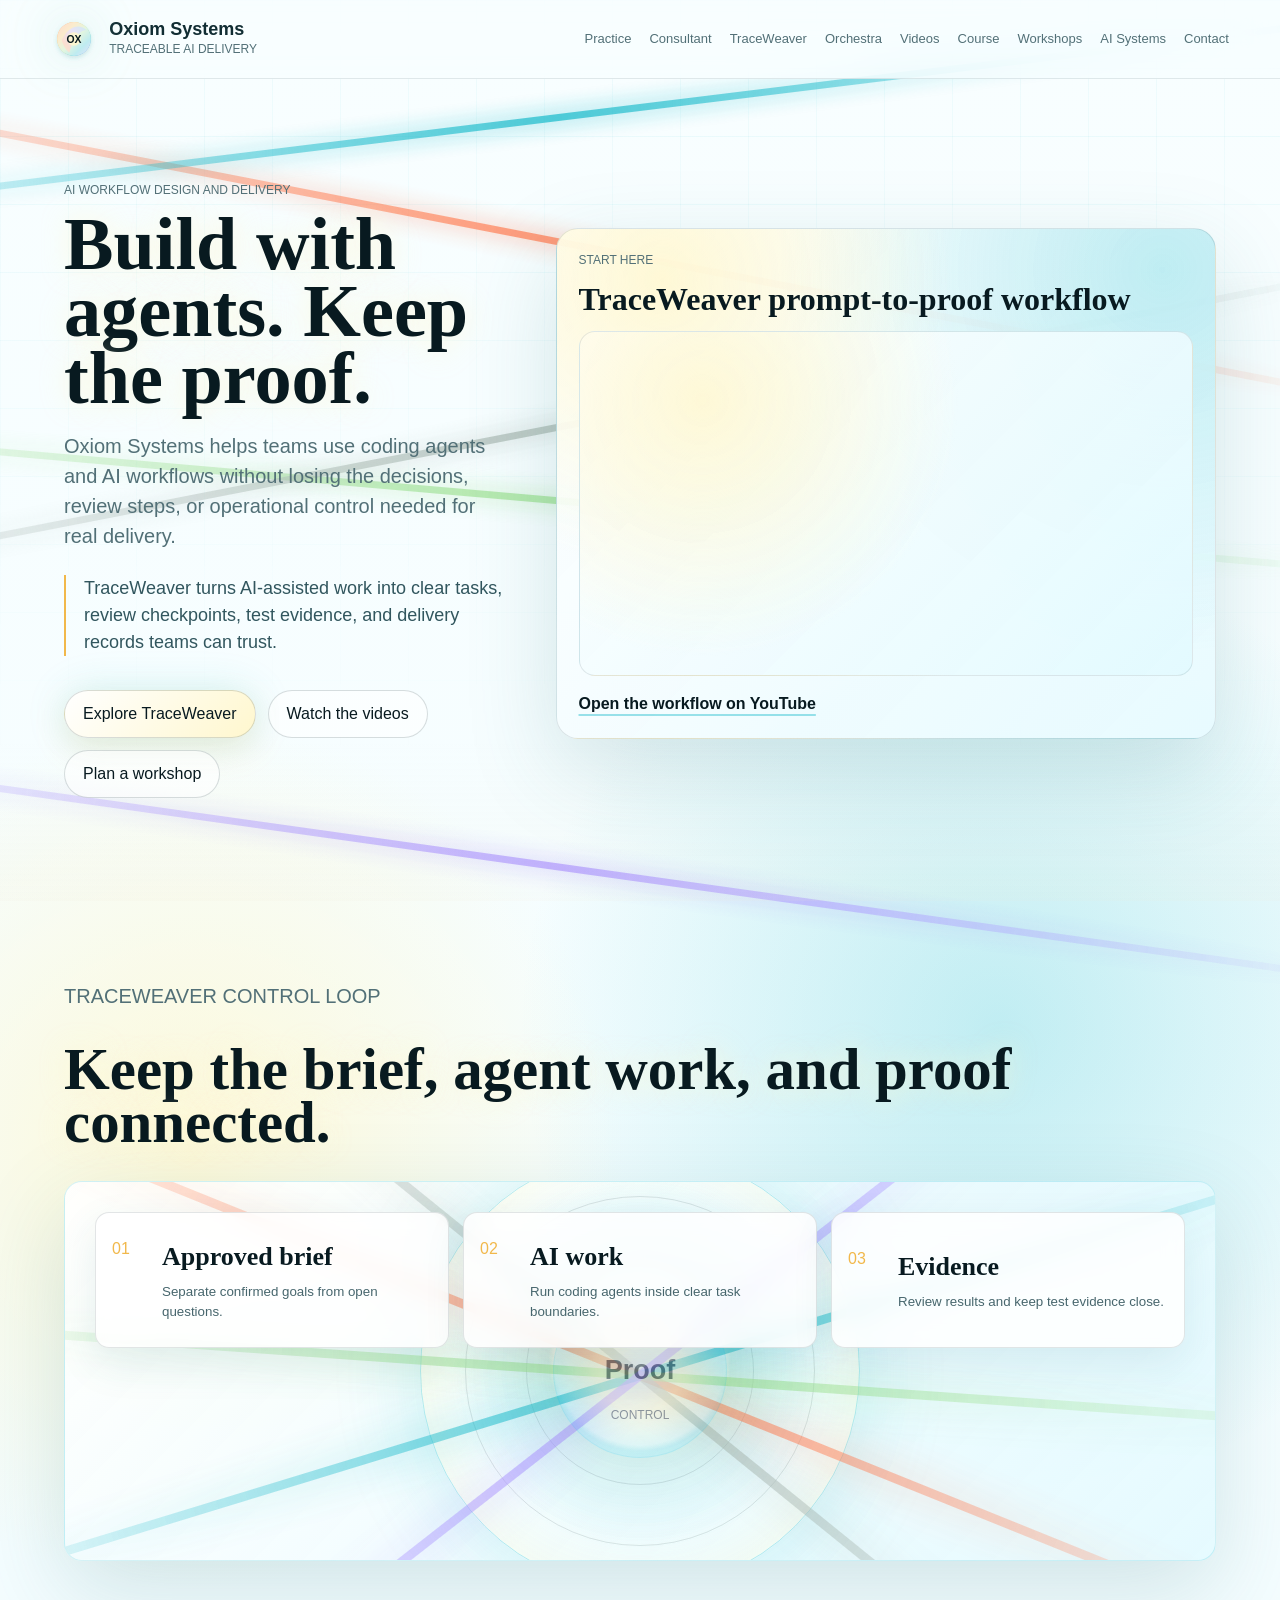
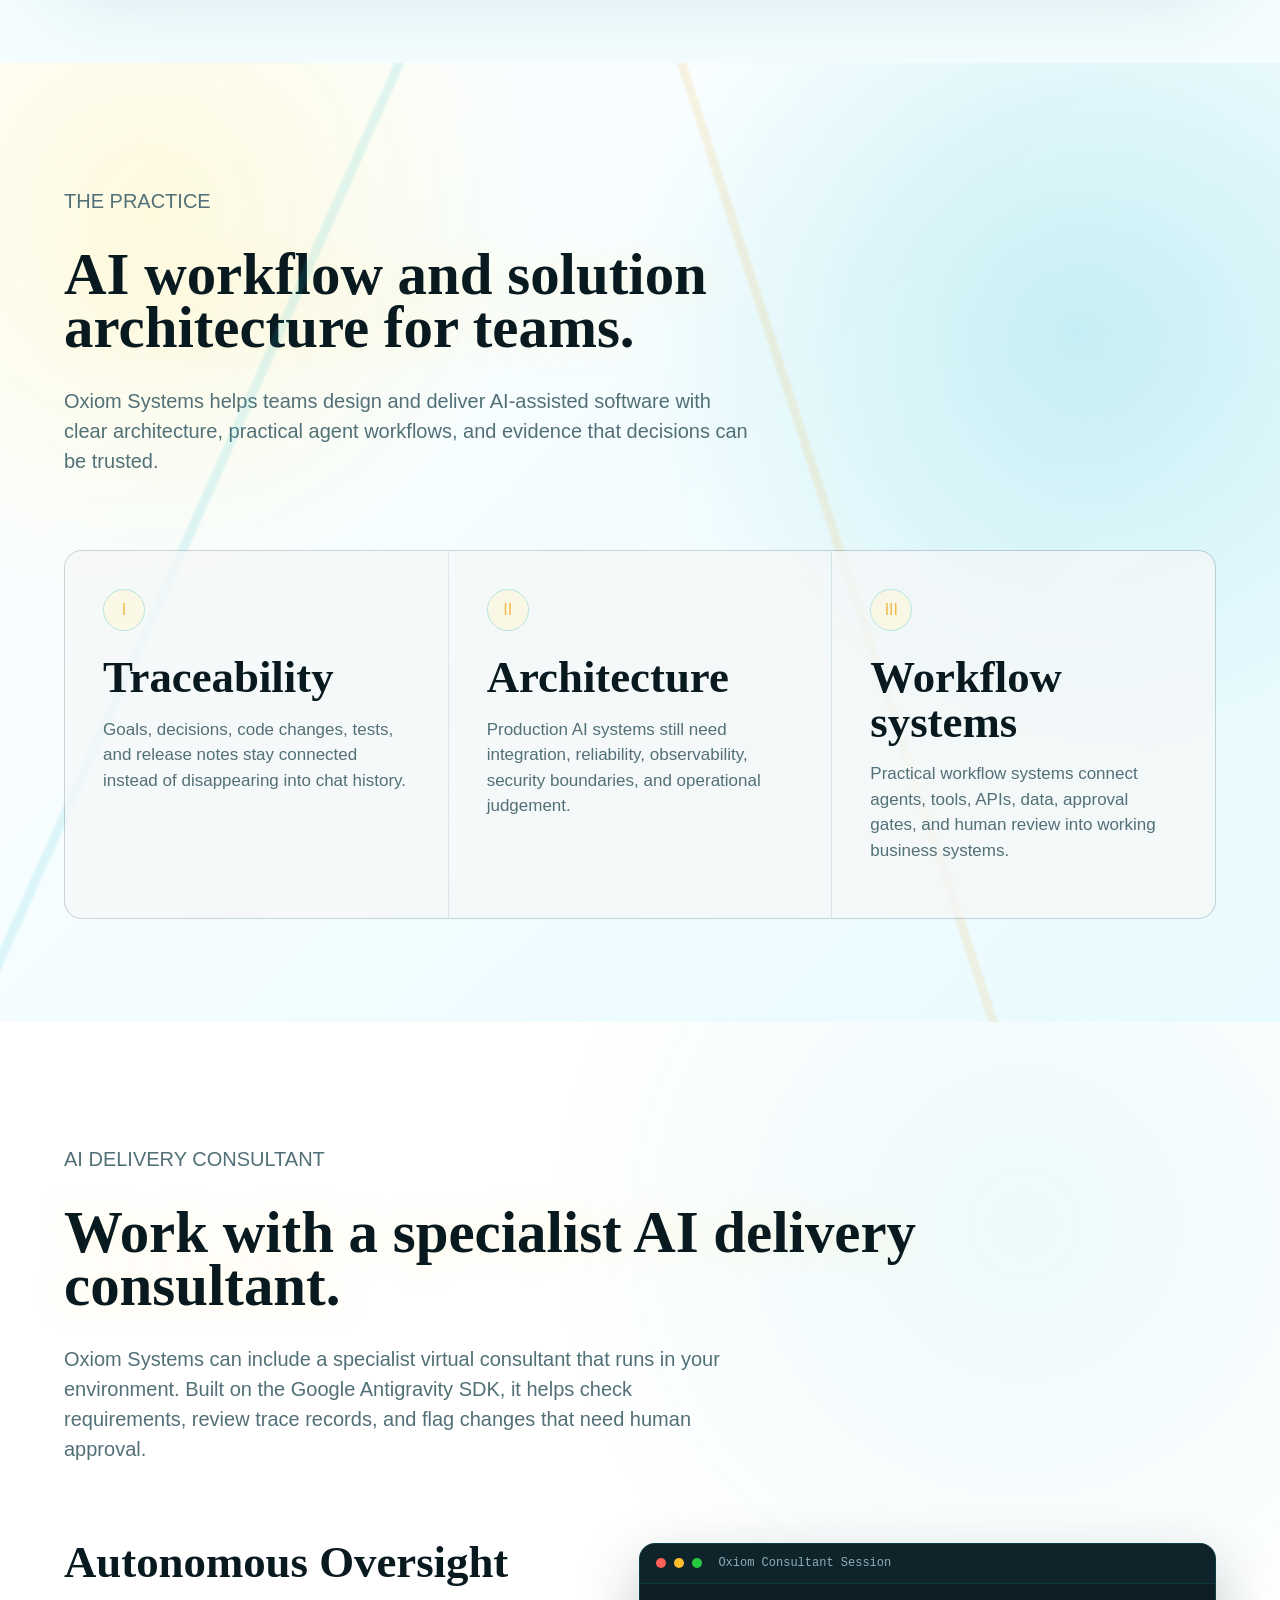
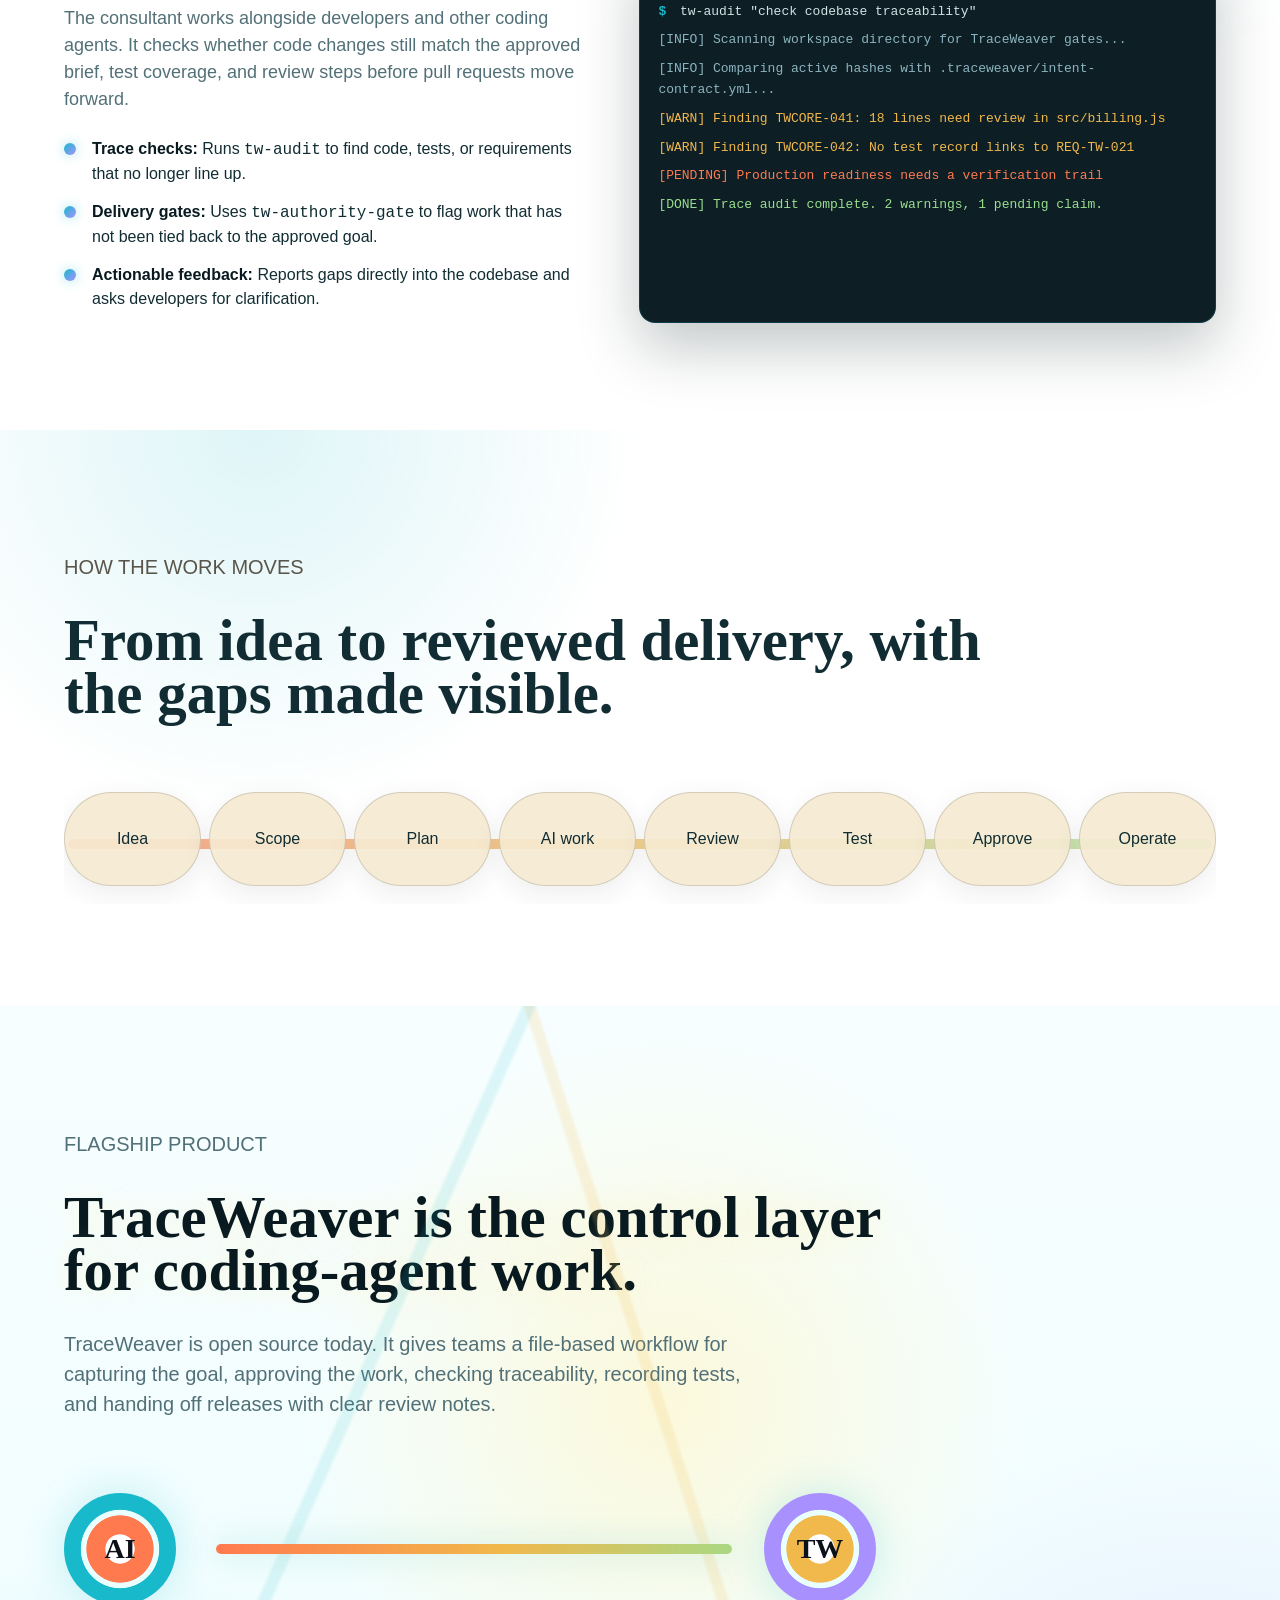
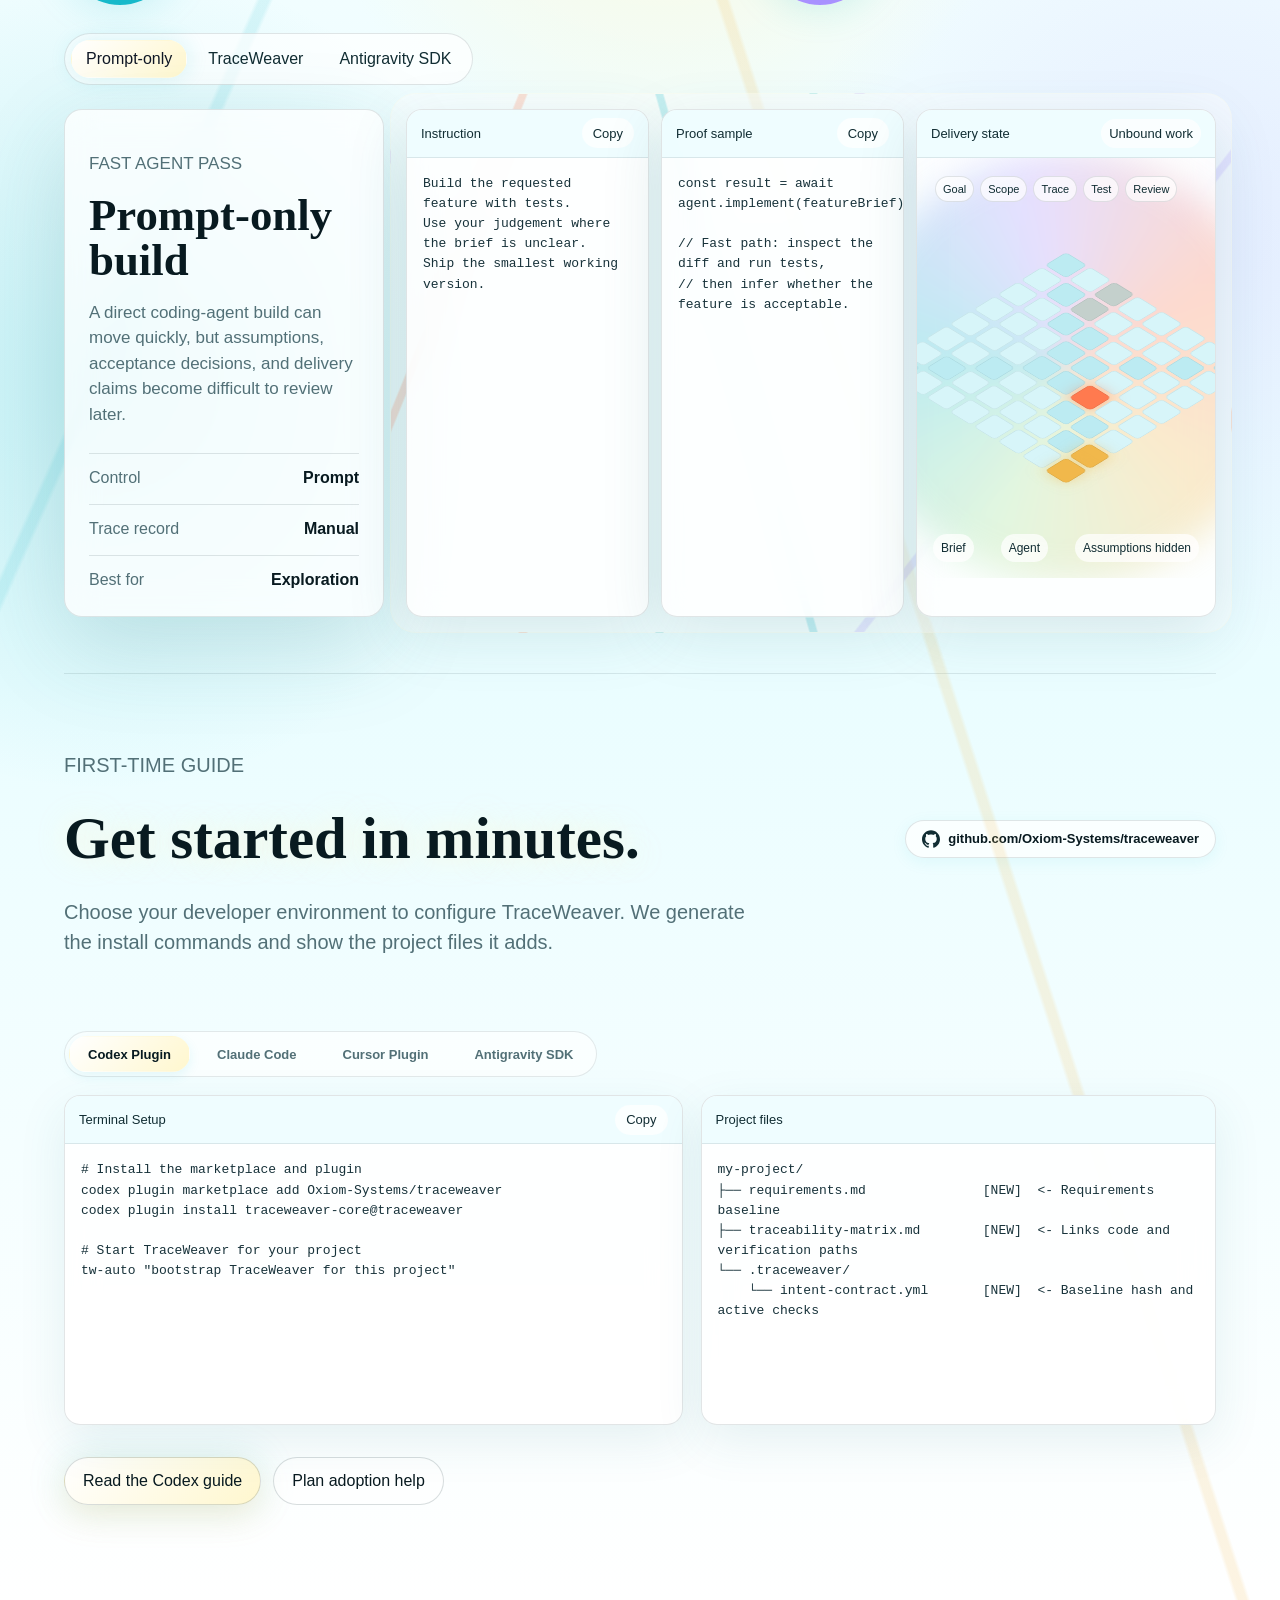
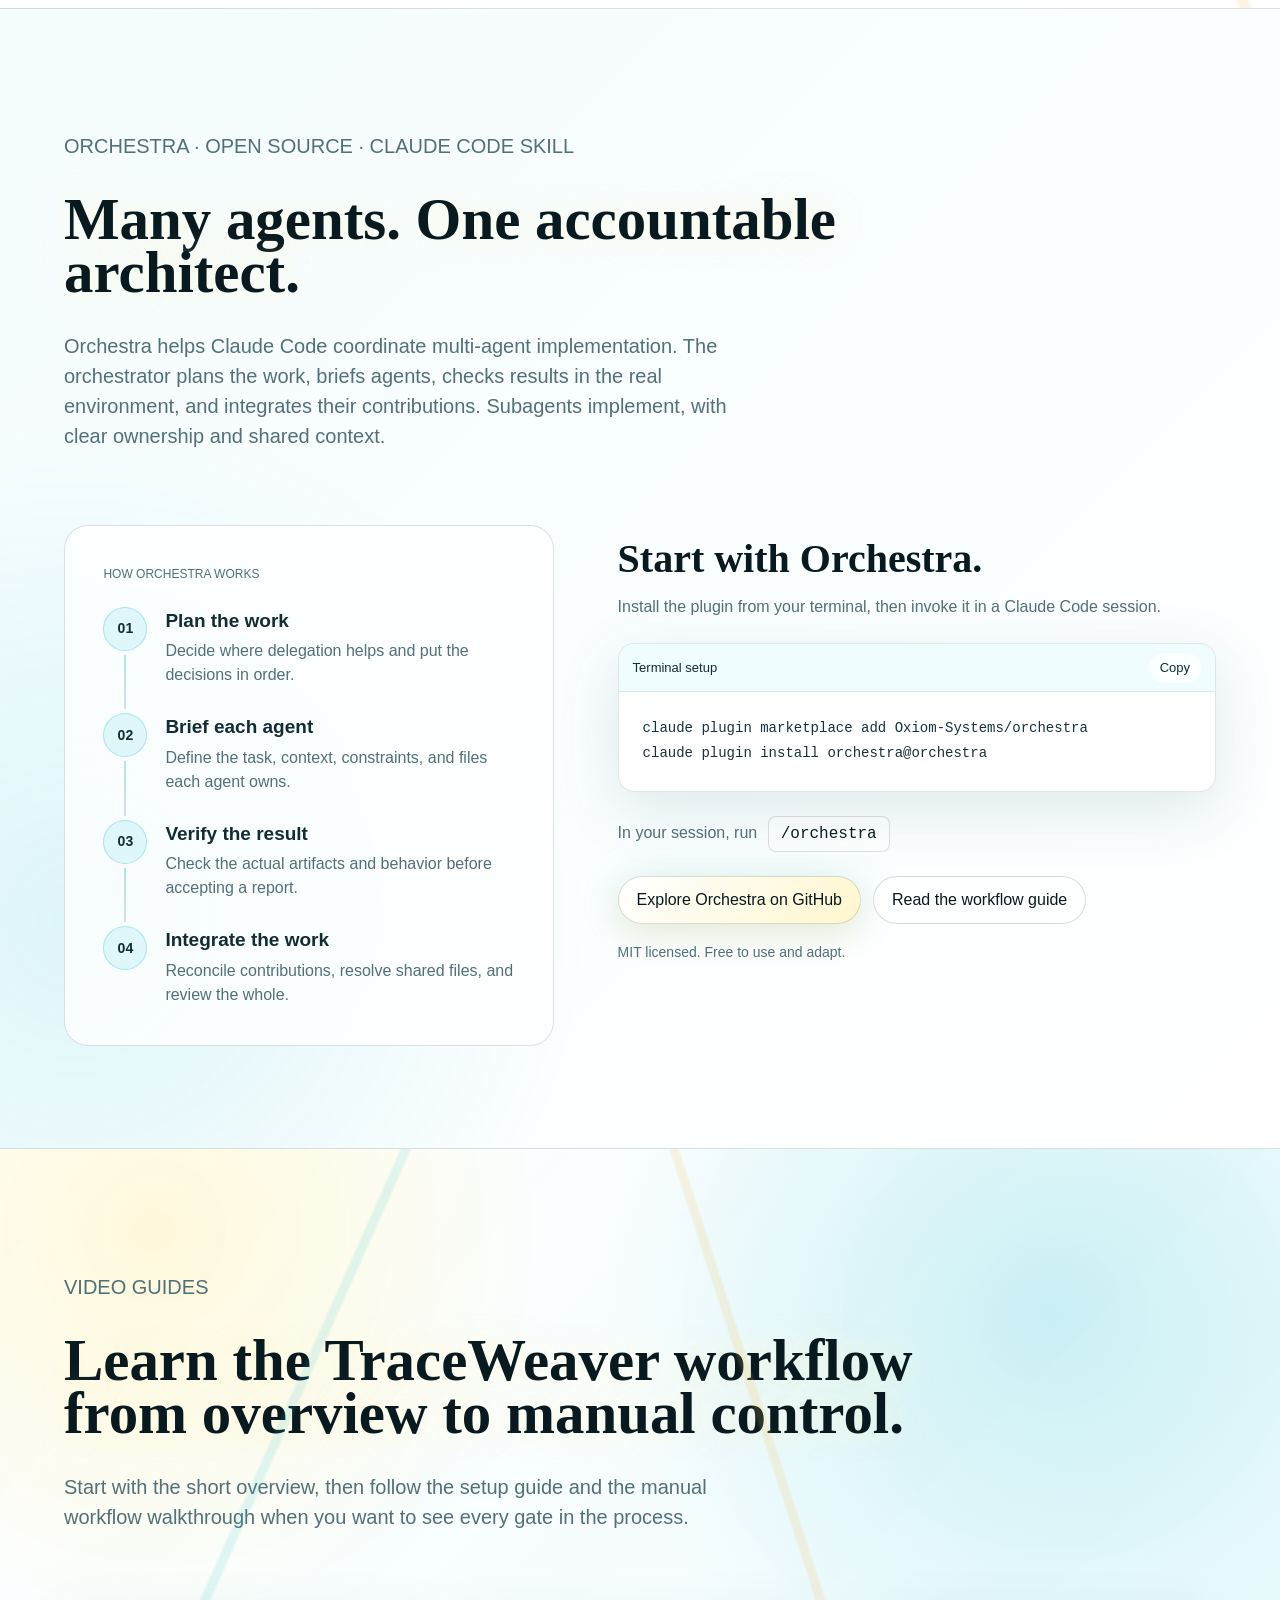
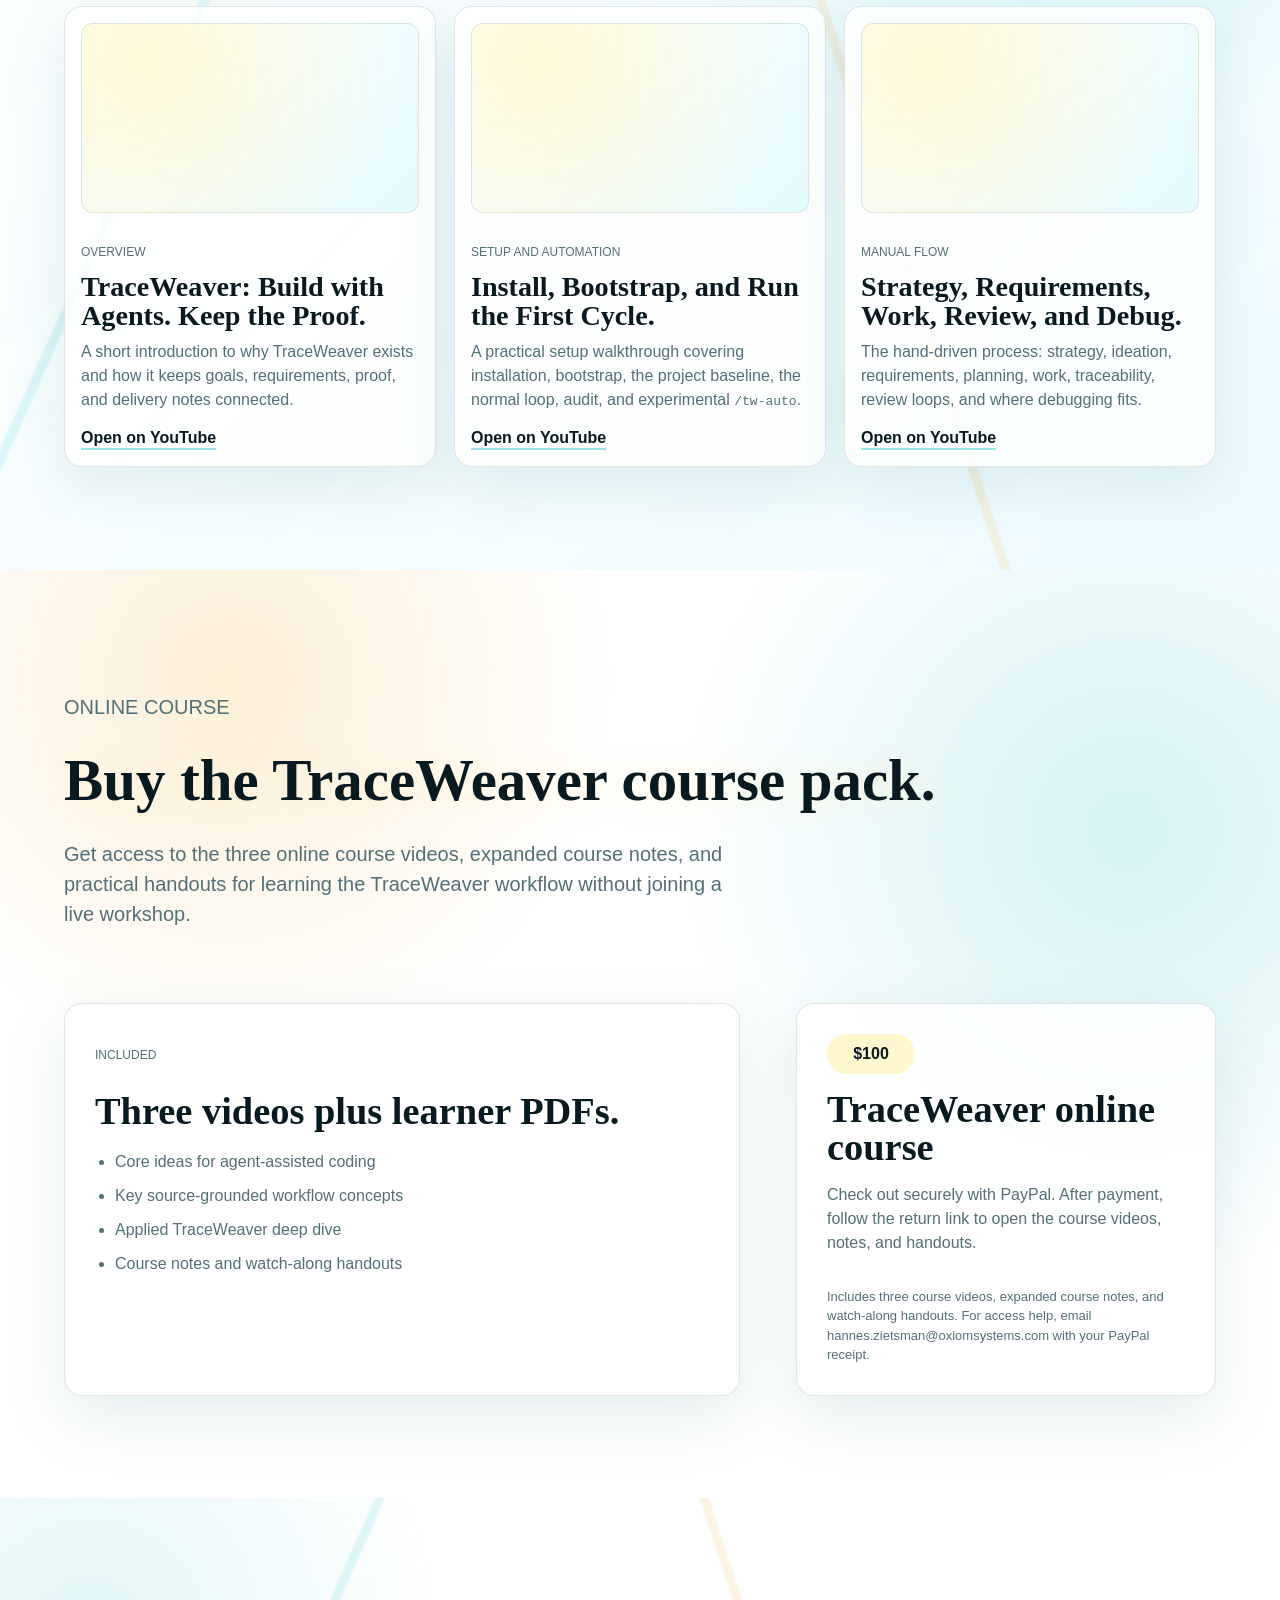
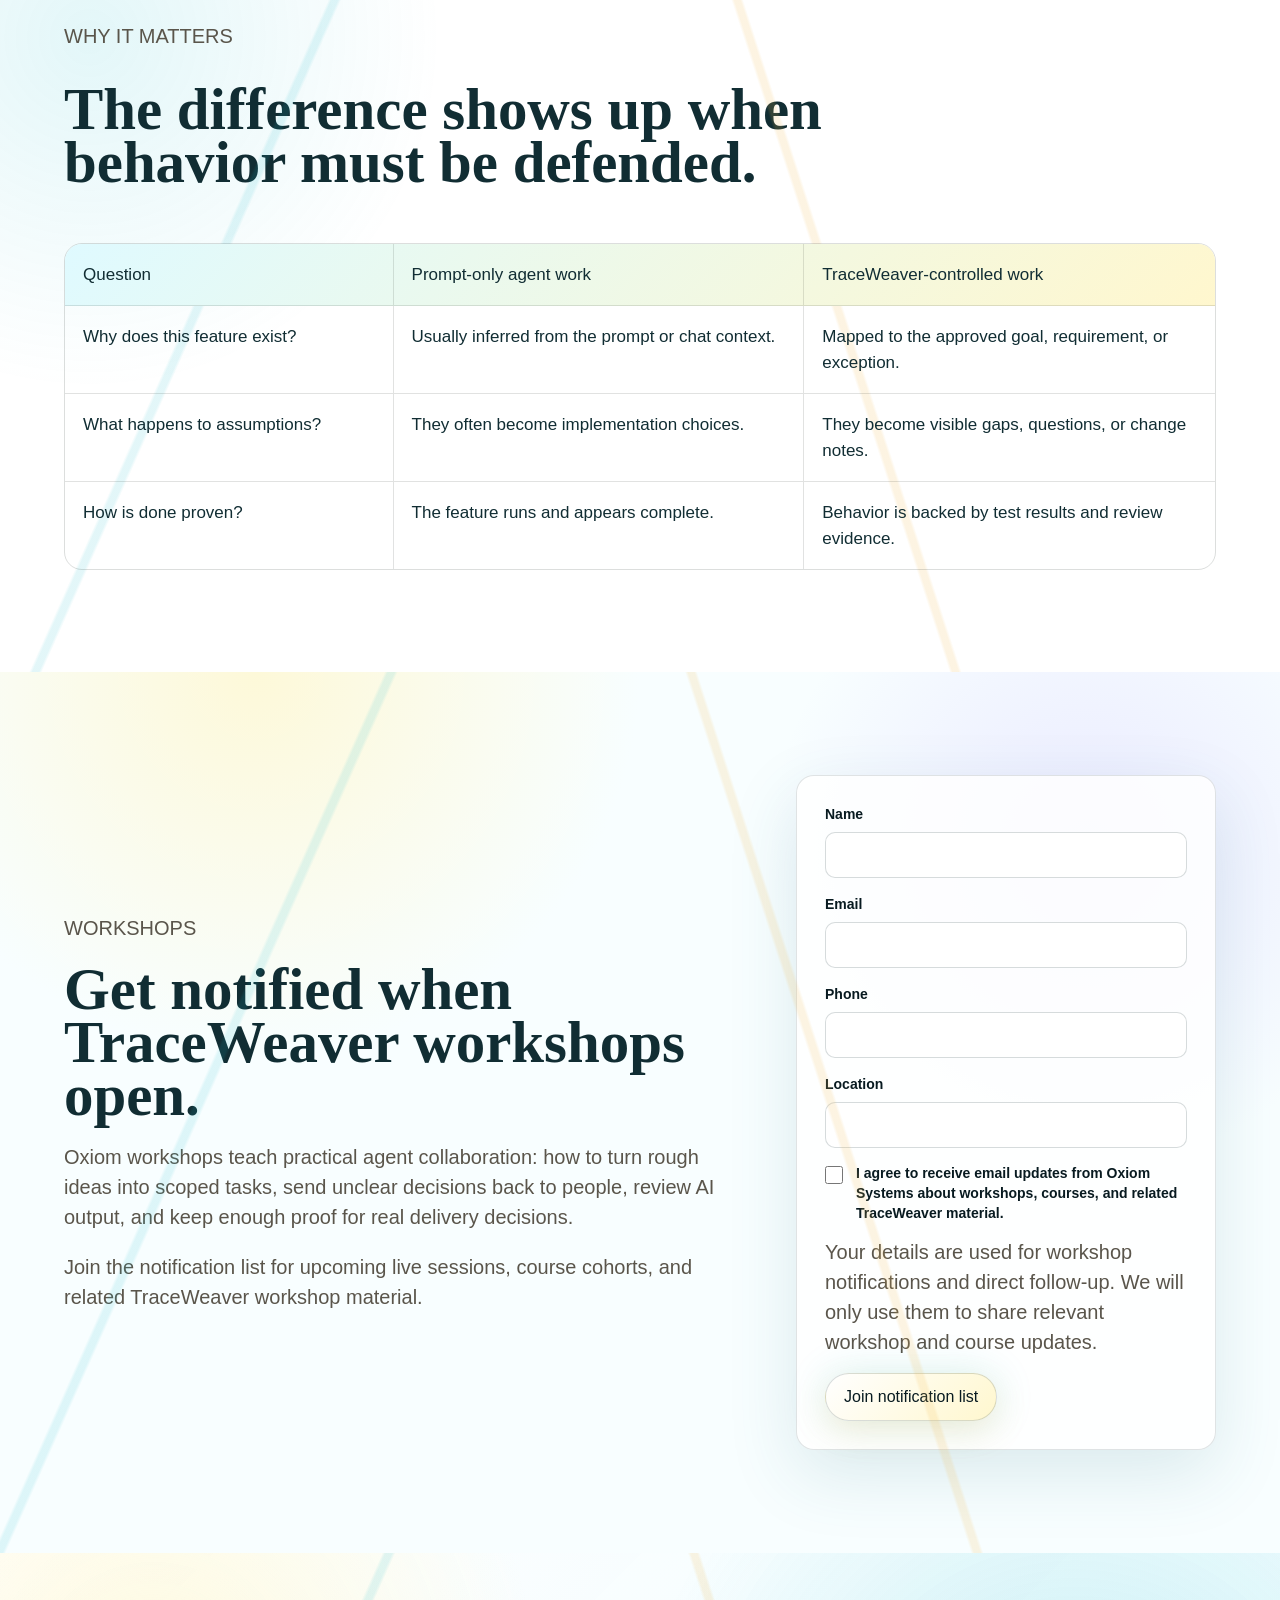
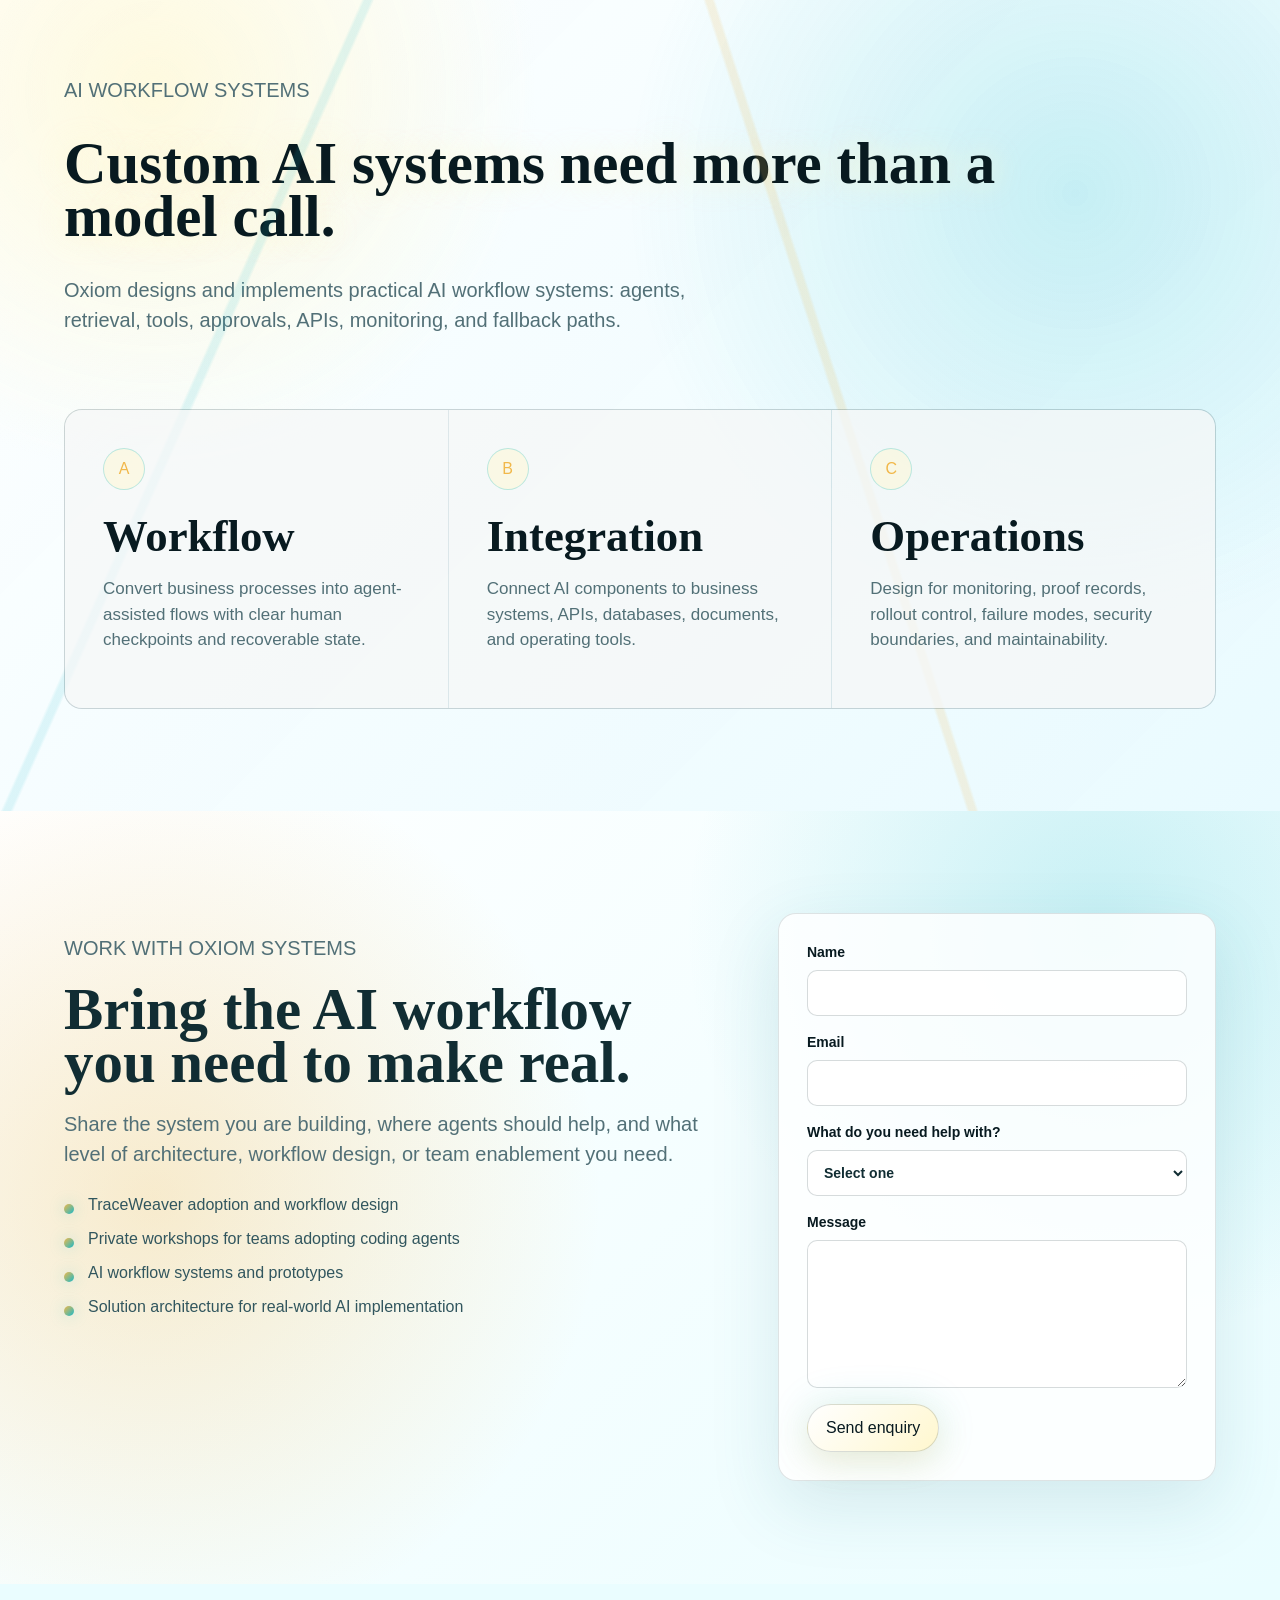
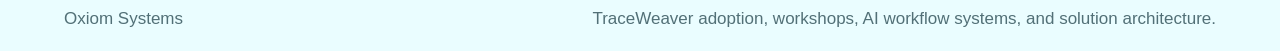
<file: index.html>
<!doctype html>
<html lang="en">
  <head>
    <meta charset="utf-8">
    <meta name="viewport" content="width=device-width, initial-scale=1">
    <meta
      name="description"
      content="Oxiom Systems helps teams adopt TraceWeaver, train developers, and build AI workflows with clear review, testing, and delivery records."
    >
    <title>Oxiom Systems | AI workflow design and TraceWeaver adoption</title>
    <link rel="icon" href="favicon.svg" type="image/svg+xml">
    <link rel="stylesheet" href="styles.css?v=20260914-orchestra">
    <script
      src="https://www.paypal.com/sdk/js?client-id=BAAsCv71kYgdVHYgZp7JRyYG48yVrtHTEfNrsn2nihOAHM_vf_EaD_OSOdPW2dLJKgAC1k29VnBjT9yQEk&components=hosted-buttons&disable-funding=venmo&currency=USD">
    </script>
  </head>
  <body>
    <div class="thread-field" aria-hidden="true">
      <span class="field-thread flame"></span>
      <span class="field-thread tide"></span>
      <span class="field-thread gale"></span>
      <span class="field-thread stone"></span>
      <span class="field-thread aether"></span>
    </div>

    <header class="site-header">
      <a class="brand" href="#top" aria-label="Oxiom Systems home">
        <img class="brand-mark" src="assets/oxiom-mark.svg" alt="" aria-hidden="true">
        <span>
          <strong>Oxiom Systems</strong>
          <small>Traceable AI delivery</small>
        </span>
      </a>
      <nav class="nav-links" aria-label="Primary navigation">
        <a href="#practice">Practice</a>
        <a href="#consultant">Consultant</a>
        <a href="#traceweaver">TraceWeaver</a>
        <a href="#orchestra">Orchestra</a>
        <a href="#videos">Videos</a>
        <a href="#course">Course</a>
        <a href="#workshops">Workshops</a>
        <a href="#harnesses">AI Systems</a>
        <a href="#contact">Contact</a>
      </nav>
    </header>

    <main id="top">
      <section class="hero" aria-labelledby="hero-title">
        <div class="hero-copy">
          <p class="eyebrow">AI workflow design and delivery</p>
          <h1 id="hero-title">Build with agents. Keep the proof.</h1>
          <p class="hero-lede">
            Oxiom Systems helps teams use coding agents and AI workflows without
            losing the decisions, review steps, or operational control needed
            for real delivery.
          </p>
          <p class="brand-origin">
            TraceWeaver turns AI-assisted work into clear tasks, review
            checkpoints, test evidence, and delivery records teams can trust.
          </p>
          <div class="hero-actions" aria-label="Primary actions">
            <a class="button primary" href="#traceweaver">Explore TraceWeaver</a>
            <a class="button secondary" href="#videos">Watch the videos</a>
            <a class="button secondary" href="#workshops">Plan a workshop</a>
          </div>
        </div>

        <div class="hero-video-panel" aria-label="TraceWeaver prompt-to-proof workflow video">
          <div class="hero-video-copy">
            <span class="eyebrow">Start here</span>
            <strong>TraceWeaver prompt-to-proof workflow</strong>
          </div>
          <div class="hero-video-embed">
            <iframe
              src="https://www.youtube-nocookie.com/embed/MkaNlvA4pkU"
              title="TraceWeaver prompt-to-proof workflow for AI coding agents"
              allow="accelerometer; autoplay; clipboard-write; encrypted-media; gyroscope; picture-in-picture; web-share"
              referrerpolicy="strict-origin-when-cross-origin"
              allowfullscreen
            ></iframe>
          </div>
          <a href="https://youtu.be/MkaNlvA4pkU" target="_blank" rel="noopener">Open the workflow on YouTube</a>
        </div>
      </section>

      <section class="proof-loop" aria-labelledby="proof-loop-title">
        <div class="section-heading">
          <p class="eyebrow">TraceWeaver control loop</p>
          <h2 id="proof-loop-title">Keep the brief, agent work, and proof connected.</h2>
        </div>
        <div class="power-loom" aria-label="Oxiom Systems delivery model">
          <div class="loom-ring"></div>
          <div class="loom-core">
            <span>Intent</span>
            <strong>Proof</strong>
            <small>Control</small>
          </div>
          <span class="loom-thread flame"></span>
          <span class="loom-thread tide"></span>
          <span class="loom-thread gale"></span>
          <span class="loom-thread stone"></span>
          <span class="loom-thread aether"></span>
          <ol class="trace-steps">
            <li>
              <span>01</span>
              <strong>Approved brief</strong>
              <small>Separate confirmed goals from open questions.</small>
            </li>
            <li>
              <span>02</span>
              <strong>AI work</strong>
              <small>Run coding agents inside clear task boundaries.</small>
            </li>
            <li>
              <span>03</span>
              <strong>Evidence</strong>
              <small>Review results and keep test evidence close.</small>
            </li>
          </ol>
        </div>
      </section>

      <section class="framework-band" id="practice" aria-labelledby="practice-title">
        <div class="section-heading">
          <p class="eyebrow">The practice</p>
          <h2 id="practice-title">AI workflow and solution architecture for teams.</h2>
          <p>
            Oxiom Systems helps teams design and deliver AI-assisted software
            with clear architecture, practical agent workflows, and evidence
            that decisions can be trusted.
          </p>
        </div>
        <div class="framework-grid">
          <article>
            <span class="article-number">I</span>
            <h3>Traceability</h3>
            <p>
              Goals, decisions, code changes, tests, and release notes
              stay connected instead of disappearing into chat history.
            </p>
          </article>
          <article>
            <span class="article-number">II</span>
            <h3>Architecture</h3>
            <p>
              Production AI systems still need integration, reliability,
              observability, security boundaries, and operational judgement.
            </p>
          </article>
          <article>
            <span class="article-number">III</span>
            <h3>Workflow systems</h3>
            <p>
              Practical workflow systems connect agents, tools, APIs, data,
              approval gates, and human review into working business systems.
            </p>
          </article>
          </div>
      </section>

      <section class="consultant-section" id="consultant" aria-labelledby="consultant-title">
        <div class="section-heading">
          <p class="eyebrow">AI delivery consultant</p>
          <h2 id="consultant-title">Work with a specialist AI delivery consultant.</h2>
          <p>
            Oxiom Systems can include a specialist virtual consultant that runs
            in your environment. Built on the Google Antigravity SDK, it helps
            check requirements, review trace records, and flag changes that need
            human approval.
          </p>
        </div>
        <div class="consultant-grid">
          <div class="consultant-details">
            <h3>Autonomous Oversight</h3>
            <p>
              The consultant works alongside developers and other coding agents.
              It checks whether code changes still match the approved brief,
              test coverage, and review steps before pull requests move forward.
            </p>
            <ul class="consultant-capabilities">
              <li><strong>Trace checks:</strong> Runs <code>tw-audit</code> to find code, tests, or requirements that no longer line up.</li>
              <li><strong>Delivery gates:</strong> Uses <code>tw-authority-gate</code> to flag work that has not been tied back to the approved goal.</li>
              <li><strong>Actionable feedback:</strong> Reports gaps directly into the codebase and asks developers for clarification.</li>
            </ul>
          </div>
          <div class="terminal-shell" aria-label="Agent Consultant Terminal Output">
            <div class="terminal-header">
              <span class="terminal-dot red"></span>
              <span class="terminal-dot yellow"></span>
              <span class="terminal-dot green"></span>
              <span class="terminal-title">Oxiom Consultant Session</span>
            </div>
            <div class="terminal-body">
              <div class="terminal-line"><span class="cmd-prompt">$</span> tw-audit "check codebase traceability"</div>
              <div class="terminal-line log-info">[INFO] Scanning workspace directory for TraceWeaver gates...</div>
              <div class="terminal-line log-info">[INFO] Comparing active hashes with .traceweaver/intent-contract.yml...</div>
              <div class="terminal-line log-warning">[WARN] Finding TWCORE-041: 18 lines need review in src/billing.js</div>
              <div class="terminal-line log-warning">[WARN] Finding TWCORE-042: No test record links to REQ-TW-021</div>
              <div class="terminal-line log-danger">[PENDING] Production readiness needs a verification trail</div>
              <div class="terminal-line log-success">[DONE] Trace audit complete. 2 warnings, 1 pending claim.</div>
            </div>
          </div>
        </div>
      </section>

      <section class="process" aria-labelledby="process-title">
        <div class="section-heading">
          <p class="eyebrow">How the work moves</p>
          <h2 id="process-title">From idea to reviewed delivery, with the gaps made visible.</h2>
        </div>
        <div class="process-track" role="list" aria-label="Oxiom delivery workflow">
          <div role="listitem">Idea</div>
          <div role="listitem">Scope</div>
          <div role="listitem">Plan</div>
          <div role="listitem">AI work</div>
          <div role="listitem">Review</div>
          <div role="listitem">Test</div>
          <div role="listitem">Approve</div>
          <div role="listitem">Operate</div>
        </div>
      </section>

      <section class="lab" id="traceweaver" aria-labelledby="traceweaver-title">
        <div class="section-heading lab-heading">
          <p class="eyebrow">Flagship product</p>
          <h2 id="traceweaver-title">TraceWeaver is the control layer for coding-agent work.</h2>
          <p>
            TraceWeaver is open source today. It gives teams a file-based
            workflow for capturing the goal, approving the work, checking
            traceability, recording tests, and handing off releases with clear
            review notes.
          </p>
        </div>

        <div class="awtw-stage">
          <div class="awtw-orbit" aria-hidden="true">
            <span class="sigil aw">AI</span>
            <span class="bridge-thread"></span>
            <span class="sigil tw">TW</span>
          </div>

          <div class="mode-toggle" role="tablist" aria-label="Select delivery mode">
            <button class="mode-button is-active" type="button" role="tab" aria-selected="true" data-demo="vibe">
              Prompt-only
            </button>
            <button class="mode-button" type="button" role="tab" aria-selected="false" data-demo="trace">
              TraceWeaver
            </button>
            <button class="mode-button" type="button" role="tab" aria-selected="false" data-demo="antigravity">
              Antigravity SDK
            </button>
          </div>

          <div class="demo-shell">
            <aside class="demo-sidebar" aria-label="TraceWeaver summary">
              <p class="eyebrow" id="demo-kicker">Fast agent pass</p>
              <h3 id="demo-title">Prompt-only build</h3>
              <p id="demo-summary">
                A direct coding-agent build can move quickly, but assumptions,
                acceptance decisions, and unsupported release claims become
                difficult to audit.
              </p>
              <dl class="demo-metrics">
                <div>
                  <dt>Control</dt>
                  <dd id="metric-control">Prompt</dd>
                </div>
                <div>
                  <dt>Trace record</dt>
                  <dd id="metric-trace">Manual</dd>
                </div>
                <div>
                  <dt>Best for</dt>
                  <dd id="metric-fit">Exploration</dd>
                </div>
              </dl>
            </aside>

            <div class="workbench">
              <div class="pane prompt-pane">
                <div class="pane-header">
                  <span>Instruction</span>
                  <button class="icon-button" type="button" data-copy="prompt" aria-label="Copy current instruction">Copy</button>
                </div>
                <pre><code id="prompt-code">Build the requested feature with tests.
Use your judgement where the brief is unclear.
Ship the smallest working version.</code></pre>
              </div>

              <div class="pane code-pane">
                <div class="pane-header">
                  <span>Proof sample</span>
                  <button class="icon-button" type="button" data-copy="code" aria-label="Copy current proof sample">Copy</button>
                </div>
                <pre><code id="sample-code">const result = await agent.implement(featureBrief);

// Fast path: inspect the diff and run tests,
// then infer whether the feature is acceptable.</code></pre>
              </div>

              <div class="pane game-pane">
                <div class="pane-header">
                  <span>Delivery state</span>
                  <span class="status-pill" id="preview-status">Unbound work</span>
                </div>
                <div class="game-preview" aria-label="TraceWeaver delivery preview">
                  <div class="element-wheel" aria-hidden="true">
                    <span>Goal</span>
                    <span>Scope</span>
                    <span>Trace</span>
                    <span>Test</span>
                    <span>Review</span>
                  </div>
                  <div class="level-grid" id="level-grid"></div>
                  <div class="game-hud">
                    <span id="hud-level">Brief</span>
                    <span id="hud-element">Agent</span>
                    <span id="hud-state">Assumptions hidden</span>
                  </div>
                </div>
              </div>
            </div>
          </div>
        </div>

        <!-- Onboarding guide nested inside TraceWeaver section -->
        <div class="guide-wrapper" id="onboarding">
          <div class="section-heading">
            <p class="eyebrow">First-time guide</p>
            <div class="guide-header-row">
              <h2 id="guide-title">Get started in minutes.</h2>
              <a class="github-repo-link" href="https://github.com/Oxiom-Systems/traceweaver" target="_blank" rel="noopener">
                <svg class="github-icon" viewBox="0 0 24 24" width="18" height="18" aria-hidden="true"><path fill="currentColor" d="M12 .297c-6.63 0-12 5.373-12 12 0 5.303 3.438 9.8 8.205 11.385.6.113.82-.258.82-.577 0-.285-.01-1.04-.015-2.04-3.338.724-4.042-1.61-4.042-1.61C4.422 18.07 3.633 17.7 3.633 17.7c-1.087-.744.084-.729.084-.729 1.205.084 1.838 1.236 1.838 1.236 1.07 1.835 2.809 1.305 3.495.998.108-.776.417-1.305.76-1.605-2.665-.3-5.466-1.332-5.466-5.93 0-1.31.465-2.38 1.235-3.22-.135-.303-.54-1.523.105-3.176 0 0 1.005-.322 3.3 1.23.96-.267 1.98-.399 3-.405 1.02.006 2.04.138 3 .405 2.28-1.552 3.285-1.23 3.285-1.23.645 1.653.24 2.873.12 3.176.765.84 1.23 1.91 1.23 3.22 0 4.61-2.805 5.625-5.475 5.92.42.36.81 1.096.81 2.22 0 1.606-.015 2.896-.015 3.286 0 .315.21.69.825.57C20.565 22.092 24 17.592 24 12.297c0-6.627-5.373-12-12-12"/></svg>
                <span>github.com/Oxiom-Systems/traceweaver</span>
              </a>
            </div>
            <p>
              Choose your developer environment to configure TraceWeaver. We
              generate the install commands and show the project files it adds.
            </p>
          </div>

          <div class="onboarding-container">
            <div class="onboarding-controls" role="tablist" aria-label="Select environment">
              <button class="onboarding-tab is-active" type="button" role="tab" aria-selected="true" data-onboard="codex">
                Codex Plugin
              </button>
              <button class="onboarding-tab" type="button" role="tab" aria-selected="false" data-onboard="claude">
                Claude Code
              </button>
              <button class="onboarding-tab" type="button" role="tab" aria-selected="false" data-onboard="cursor">
                Cursor Plugin
              </button>
              <button class="onboarding-tab" type="button" role="tab" aria-selected="false" data-onboard="antigravity">
                Antigravity SDK
              </button>
            </div>

            <div class="onboarding-workspace">
              <div class="pane console-pane">
                <div class="pane-header">
                  <span>Terminal Setup</span>
                  <button class="icon-button" type="button" data-copy="onboard-cmd" aria-label="Copy installation command">Copy</button>
                </div>
                <pre><code id="onboard-code"># Install the marketplace and plugin
codex plugin marketplace add Oxiom-Systems/traceweaver
codex plugin install traceweaver-core@traceweaver

# Start TraceWeaver for your project
tw-auto "bootstrap TraceWeaver for this project"</code></pre>
              </div>

              <div class="pane tree-pane">
                <div class="pane-header">
                  <span>Project files</span>
                </div>
                <pre><code id="tree-code">my-project/
├── requirements.md               [NEW]  <- Requirements baseline
├── traceability-matrix.md        [NEW]  <- Links code and verification paths
└── .traceweaver/
    └── intent-contract.yml       [NEW]  <- Baseline hash and active checks</code></pre>
              </div>
            </div>
          </div>

          <div class="guide-actions" aria-label="TraceWeaver guide actions">
            <a class="button primary" href="https://github.com/Oxiom-Systems/traceweaver#quick-start" id="onboard-docs-btn">Read the Codex guide</a>
            <a class="button secondary" href="#contact">Plan adoption help</a>
          </div>
        </div>
      </section>

      <section class="orchestra-section" id="orchestra" aria-labelledby="orchestra-title">
        <div class="section-heading">
          <p class="eyebrow">Orchestra · Open source · Claude Code skill</p>
          <h2 id="orchestra-title">Many agents. One accountable architect.</h2>
          <p>
            Orchestra helps Claude Code coordinate multi-agent implementation.
            The orchestrator plans the work, briefs agents, checks results in
            the real environment, and integrates their contributions. Subagents
            implement, with clear ownership and shared context.
          </p>
        </div>

        <div class="orchestra-grid">
          <div class="orchestra-workflow">
            <p class="eyebrow">How Orchestra works</p>
            <ol class="orchestra-steps">
              <li>
                <span class="orchestra-step-number" aria-hidden="true">01</span>
                <div>
                  <h3>Plan the work</h3>
                  <p>Decide where delegation helps and put the decisions in order.</p>
                </div>
              </li>
              <li>
                <span class="orchestra-step-number" aria-hidden="true">02</span>
                <div>
                  <h3>Brief each agent</h3>
                  <p>Define the task, context, constraints, and files each agent owns.</p>
                </div>
              </li>
              <li>
                <span class="orchestra-step-number" aria-hidden="true">03</span>
                <div>
                  <h3>Verify the result</h3>
                  <p>Check the actual artifacts and behavior before accepting a report.</p>
                </div>
              </li>
              <li>
                <span class="orchestra-step-number" aria-hidden="true">04</span>
                <div>
                  <h3>Integrate the work</h3>
                  <p>Reconcile contributions, resolve shared files, and review the whole.</p>
                </div>
              </li>
            </ol>
          </div>

          <div class="orchestra-setup">
            <h3>Start with Orchestra.</h3>
            <p>Install the plugin from your terminal, then invoke it in a Claude Code session.</p>
            <div class="pane orchestra-install">
              <div class="pane-header">
                <span>Terminal setup</span>
                <button class="icon-button" type="button" data-copy="orchestra-install" aria-label="Copy Orchestra installation commands">Copy</button>
              </div>
              <pre tabindex="0" aria-label="Orchestra installation commands"><code id="orchestra-install-code">claude plugin marketplace add Oxiom-Systems/orchestra
claude plugin install orchestra@orchestra</code></pre>
            </div>
            <p class="orchestra-invoke">In your session, run <code>/orchestra</code></p>
            <div class="guide-actions" aria-label="Orchestra resources">
              <a class="button primary" href="https://github.com/Oxiom-Systems/orchestra" target="_blank" rel="noopener">Explore Orchestra on GitHub</a>
              <a class="button secondary" href="https://github.com/Oxiom-Systems/orchestra#what-it-covers" target="_blank" rel="noopener">Read the workflow guide</a>
            </div>
            <p class="orchestra-license">MIT licensed. Free to use and adapt.</p>
          </div>
        </div>
      </section>

      <section class="video-library" id="videos" aria-labelledby="videos-title">
        <div class="section-heading">
          <p class="eyebrow">Video guides</p>
          <h2 id="videos-title">Learn the TraceWeaver workflow from overview to manual control.</h2>
          <p>
            Start with the short overview, then follow the setup guide and the
            manual workflow walkthrough when you want to see every gate in the
            process.
          </p>
        </div>

        <div class="video-grid">
          <article class="youtube-card">
            <div class="youtube-embed">
              <iframe
                src="https://www.youtube-nocookie.com/embed/VtFA3LiRcVk"
                title="TraceWeaver AI development"
                loading="lazy"
                allow="accelerometer; autoplay; clipboard-write; encrypted-media; gyroscope; picture-in-picture; web-share"
                referrerpolicy="strict-origin-when-cross-origin"
                allowfullscreen
              ></iframe>
            </div>
            <div>
              <p class="eyebrow">Overview</p>
              <h3>TraceWeaver: Build with Agents. Keep the Proof.</h3>
              <p>
                A short introduction to why TraceWeaver exists and how it keeps
                goals, requirements, proof, and delivery notes connected.
              </p>
              <a href="https://youtu.be/VtFA3LiRcVk" target="_blank" rel="noopener">Open on YouTube</a>
            </div>
          </article>

          <article class="youtube-card">
            <div class="youtube-embed">
              <iframe
                src="https://www.youtube-nocookie.com/embed/qCAR4DPYEX4"
                title="TraceWeaver setup and tw-auto guide"
                loading="lazy"
                allow="accelerometer; autoplay; clipboard-write; encrypted-media; gyroscope; picture-in-picture; web-share"
                referrerpolicy="strict-origin-when-cross-origin"
                allowfullscreen
              ></iframe>
            </div>
            <div>
              <p class="eyebrow">Setup and automation</p>
              <h3>Install, Bootstrap, and Run the First Cycle.</h3>
              <p>
                A practical setup walkthrough covering installation, bootstrap,
                the project baseline, the normal loop, audit, and experimental
                <code>/tw-auto</code>.
              </p>
              <a href="https://youtu.be/qCAR4DPYEX4" target="_blank" rel="noopener">Open on YouTube</a>
            </div>
          </article>

          <article class="youtube-card">
            <div class="youtube-embed">
              <iframe
                src="https://www.youtube-nocookie.com/embed/3OJYyVjx2oc"
                title="TraceWeaver manual guided workflow"
                loading="lazy"
                allow="accelerometer; autoplay; clipboard-write; encrypted-media; gyroscope; picture-in-picture; web-share"
                referrerpolicy="strict-origin-when-cross-origin"
                allowfullscreen
              ></iframe>
            </div>
            <div>
              <p class="eyebrow">Manual flow</p>
              <h3>Strategy, Requirements, Work, Review, and Debug.</h3>
              <p>
                The hand-driven process: strategy, ideation, requirements,
                planning, work, traceability, review loops, and where debugging
                fits.
              </p>
              <a href="https://youtu.be/3OJYyVjx2oc" target="_blank" rel="noopener">Open on YouTube</a>
            </div>
          </article>
        </div>
      </section>

      <section class="course-offer" id="course" aria-labelledby="course-title">
        <div class="section-heading">
          <p class="eyebrow">Online course</p>
          <h2 id="course-title">Buy the TraceWeaver course pack.</h2>
          <p>
            Get access to the three online course videos, expanded course notes,
            and practical handouts for learning the TraceWeaver workflow without
            joining a live workshop.
          </p>
        </div>

        <div class="course-offer-grid">
          <article class="course-offer-card">
            <p class="eyebrow">Included</p>
            <h3>Three videos plus learner PDFs.</h3>
            <ul>
              <li>Core ideas for agent-assisted coding</li>
              <li>Key source-grounded workflow concepts</li>
              <li>Applied TraceWeaver deep dive</li>
              <li>Course notes and watch-along handouts</li>
            </ul>
          </article>

          <div class="paypal-buy-form" aria-label="Buy TraceWeaver online course with PayPal">
            <span class="course-price">$100</span>
            <strong>TraceWeaver online course</strong>
            <p>
              Check out securely with PayPal. After payment, follow the return
              link to open the course videos, notes, and handouts.
            </p>
            <div id="paypal-container-MPAC5EDWHU7LE"></div>
            <script>
              paypal.HostedButtons({
                hostedButtonId: "MPAC5EDWHU7LE",
              }).render("#paypal-container-MPAC5EDWHU7LE");
            </script>
            <small>
              Includes three course videos, expanded course notes, and
              watch-along handouts. For access help, email
              hannes.zietsman@oxiomsystems.com with your PayPal receipt.
            </small>
          </div>
        </div>
      </section>

      <section class="comparison" aria-labelledby="comparison-title">
        <div class="section-heading">
          <p class="eyebrow">Why it matters</p>
          <h2 id="comparison-title">The difference shows up when behavior must be defended.</h2>
        </div>
        <div class="comparison-table" role="table" aria-label="Delivery comparison">
          <div class="comparison-row comparison-head" role="row">
            <div role="columnheader">Question</div>
            <div role="columnheader">Prompt-only agent work</div>
            <div role="columnheader">TraceWeaver-controlled work</div>
          </div>
          <div class="comparison-row" role="row">
            <div role="cell">Why does this feature exist?</div>
            <div role="cell">Usually inferred from the prompt or chat context.</div>
            <div role="cell">Mapped to the approved goal, requirement, or exception.</div>
          </div>
          <div class="comparison-row" role="row">
            <div role="cell">What happens to assumptions?</div>
            <div role="cell">They often become implementation choices.</div>
            <div role="cell">They become visible gaps, questions, or change notes.</div>
          </div>
          <div class="comparison-row" role="row">
            <div role="cell">How is done proven?</div>
            <div role="cell">The feature runs and appears complete.</div>
            <div role="cell">Behavior is backed by test results and review evidence.</div>
          </div>
        </div>
      </section>


      <section class="paper" id="workshops" aria-labelledby="workshops-title">
        <div class="paper-copy">
          <p class="eyebrow">Workshops</p>
          <h2 id="workshops-title">Get notified when TraceWeaver workshops open.</h2>
          <p>
            Oxiom workshops teach practical agent collaboration: how to turn
            rough ideas into scoped tasks, send unclear decisions back to
            people, review AI output, and keep enough proof for real delivery
            decisions.
          </p>
          <p>
            Join the notification list for upcoming live sessions, course
            cohorts, and related TraceWeaver workshop material.
          </p>
        </div>
        <form class="contact-form workshop-signup-form" action="https://formsubmit.co/15deadc59cd7944b349b39ca77bf9149" method="POST" aria-label="Workshop notification signup">
          <input type="hidden" name="_subject" value="New Oxiom workshop notification signup">
          <input type="hidden" name="_template" value="table">
          <input type="hidden" name="_next" value="https://oxiomsystems.com/thanks.html">
          <input type="hidden" name="form_type" value="workshop_notification_signup">
          <input type="hidden" name="consent_version" value="workshop-notifications-v1-2026-05-27">
          <input type="text" name="_honey" class="form-honey" tabindex="-1" autocomplete="off" aria-hidden="true">

          <label>
            <span>Name</span>
            <input type="text" name="name" autocomplete="name" required>
          </label>

          <label>
            <span>Email</span>
            <input type="email" name="email" autocomplete="email" required>
          </label>

          <label>
            <span>Phone</span>
            <input type="tel" name="phone" autocomplete="tel" required>
          </label>

          <label>
            <span>Location</span>
            <input type="text" name="location" autocomplete="address-level2" required>
          </label>

          <label class="checkbox-label">
            <input type="checkbox" name="email_consent" value="yes" required>
            <span>I agree to receive email updates from Oxiom Systems about workshops, courses, and related TraceWeaver material.</span>
          </label>

          <p class="form-note">
            Your details are used for workshop notifications and direct follow-up.
            We will only use them to share relevant workshop and course updates.
          </p>

          <button class="button primary" type="submit">Join notification list</button>
        </form>
      </section>

      <section class="framework-band services" id="harnesses" aria-labelledby="harnesses-title">
        <div class="section-heading">
          <p class="eyebrow">AI workflow systems</p>
          <h2 id="harnesses-title">Custom AI systems need more than a model call.</h2>
          <p>
            Oxiom designs and implements practical AI workflow systems:
            agents, retrieval, tools, approvals, APIs, monitoring, and fallback
            paths.
          </p>
        </div>
        <div class="framework-grid">
          <article>
            <span class="article-number">A</span>
            <h3>Workflow</h3>
            <p>
              Convert business processes into agent-assisted flows with clear
              human checkpoints and recoverable state.
            </p>
          </article>
          <article>
            <span class="article-number">B</span>
            <h3>Integration</h3>
            <p>
              Connect AI components to business systems, APIs, databases,
              documents, and operating tools.
            </p>
          </article>
          <article>
            <span class="article-number">C</span>
            <h3>Operations</h3>
            <p>
              Design for monitoring, proof records, rollout control, failure modes,
              security boundaries, and maintainability.
            </p>
          </article>
        </div>
      </section>

      <section class="start contact-section" id="contact" aria-labelledby="contact-title">
        <div class="contact-copy">
          <p class="eyebrow">Work with Oxiom Systems</p>
          <h2 id="contact-title">Bring the AI workflow you need to make real.</h2>
          <p>
            Share the system you are building, where agents should help, and
            what level of architecture, workflow design, or team enablement you
            need.
          </p>
          <ul class="contact-list">
            <li>TraceWeaver adoption and workflow design</li>
            <li>Private workshops for teams adopting coding agents</li>
            <li>AI workflow systems and prototypes</li>
            <li>Solution architecture for real-world AI implementation</li>
          </ul>
        </div>
        <form class="contact-form" action="https://formsubmit.co/15deadc59cd7944b349b39ca77bf9149" method="POST">
          <input type="hidden" name="_subject" value="New Oxiom Systems website enquiry">
          <input type="hidden" name="_template" value="table">
          <input type="hidden" name="_next" value="https://oxiomsystems.com/thanks.html">
          <input type="text" name="_honey" class="form-honey" tabindex="-1" autocomplete="off" aria-hidden="true">

          <label>
            <span>Name</span>
            <input type="text" name="name" autocomplete="name" required>
          </label>

          <label>
            <span>Email</span>
            <input type="email" name="email" autocomplete="email" required>
          </label>

          <label>
            <span>What do you need help with?</span>
            <select name="interest" required>
              <option value="">Select one</option>
              <option value="TraceWeaver adoption">TraceWeaver adoption</option>
              <option value="Workshop">Workshop</option>
              <option value="AI workflow system">AI workflow system</option>
              <option value="Solution architecture">Solution architecture</option>
              <option value="Other">Other</option>
            </select>
          </label>

          <label>
            <span>Message</span>
            <textarea name="message" rows="6" required></textarea>
          </label>

          <button class="button primary" type="submit">Send enquiry</button>
        </form>
      </section>
    </main>

    <footer class="site-footer">
      <span>Oxiom Systems</span>
      <span>TraceWeaver adoption, workshops, AI workflow systems, and solution architecture.</span>
    </footer>

    <script src="scripts.js?v=20260914-orchestra"></script>
  </body>
</html>
</file>
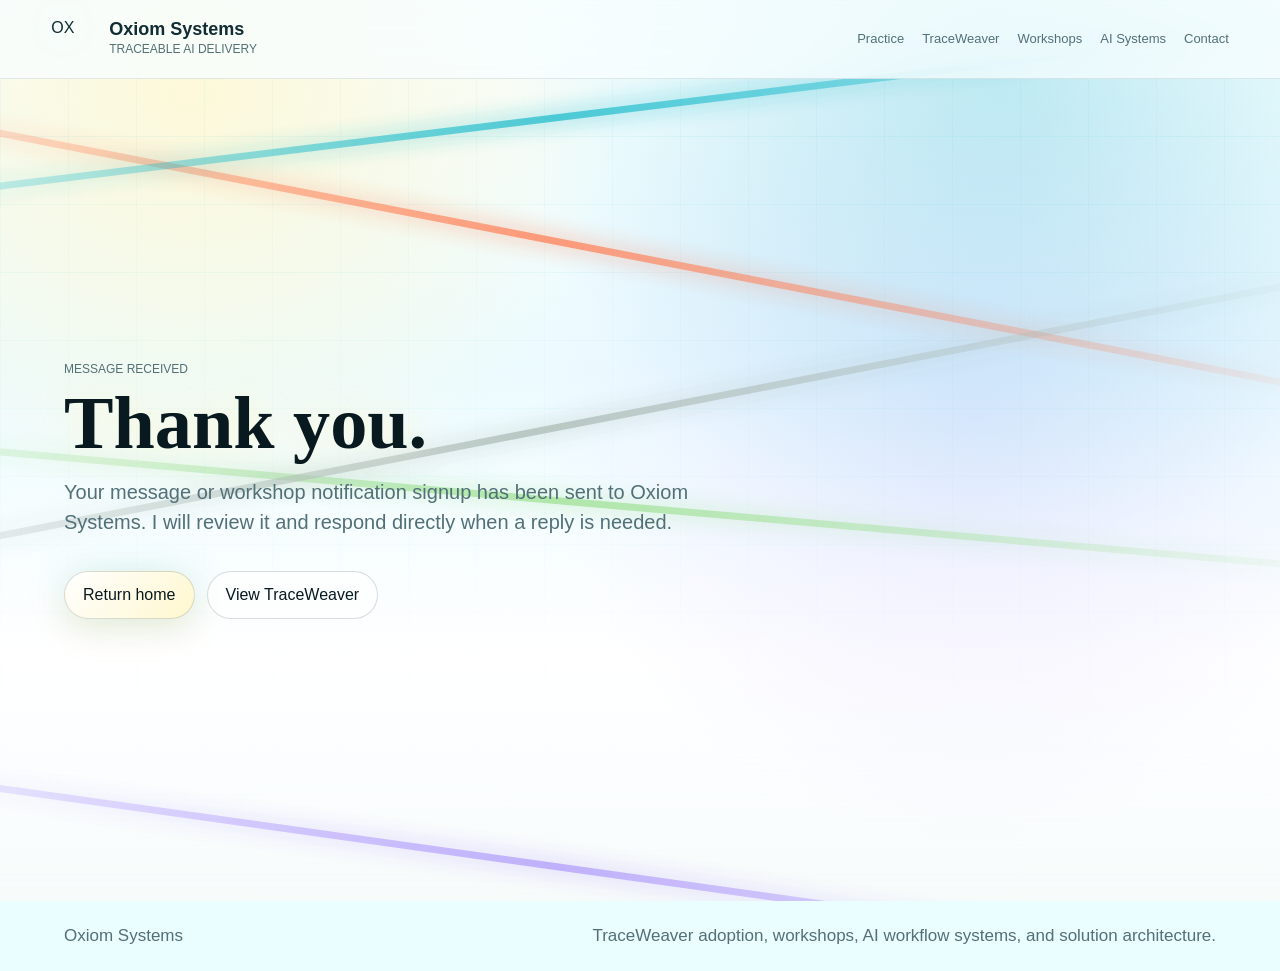
<file: thanks.html>
<!doctype html>
<html lang="en">
  <head>
    <meta charset="utf-8">
    <meta name="viewport" content="width=device-width, initial-scale=1">
    <meta
      name="description"
      content="Thank you for contacting or joining updates from Oxiom Systems."
    >
    <title>Thank you | Oxiom Systems</title>
    <link rel="icon" href="favicon.svg" type="image/svg+xml">
    <link rel="stylesheet" href="styles.css">
  </head>
  <body>
    <div class="thread-field" aria-hidden="true">
      <span class="field-thread flame"></span>
      <span class="field-thread tide"></span>
      <span class="field-thread gale"></span>
      <span class="field-thread stone"></span>
      <span class="field-thread aether"></span>
    </div>

    <header class="site-header">
      <a class="brand" href="/" aria-label="Oxiom Systems home">
        <span class="brand-mark" aria-hidden="true">OX</span>
        <span>
          <strong>Oxiom Systems</strong>
          <small>Traceable AI delivery</small>
        </span>
      </a>
      <nav class="nav-links" aria-label="Primary navigation">
        <a href="/#practice">Practice</a>
        <a href="/#traceweaver">TraceWeaver</a>
        <a href="/#workshops">Workshops</a>
        <a href="/#harnesses">AI Systems</a>
        <a href="/#contact">Contact</a>
      </nav>
    </header>

    <main id="top">
      <section class="hero thanks-hero" aria-labelledby="thanks-title">
        <div class="hero-copy">
          <p class="eyebrow">Message received</p>
          <h1 id="thanks-title">Thank you.</h1>
          <p class="hero-lede">
            Your message or workshop notification signup has been sent to
            Oxiom Systems. I will review it and respond directly when a reply
            is needed.
          </p>
          <div class="hero-actions" aria-label="Next actions">
            <a class="button primary" href="/">Return home</a>
            <a class="button secondary" href="https://github.com/Oxiom-Systems/traceweaver">View TraceWeaver</a>
          </div>
        </div>
      </section>
    </main>

    <footer class="site-footer">
      <span>Oxiom Systems</span>
      <span>TraceWeaver adoption, workshops, AI workflow systems, and solution architecture.</span>
    </footer>
  </body>
</html>
</file>
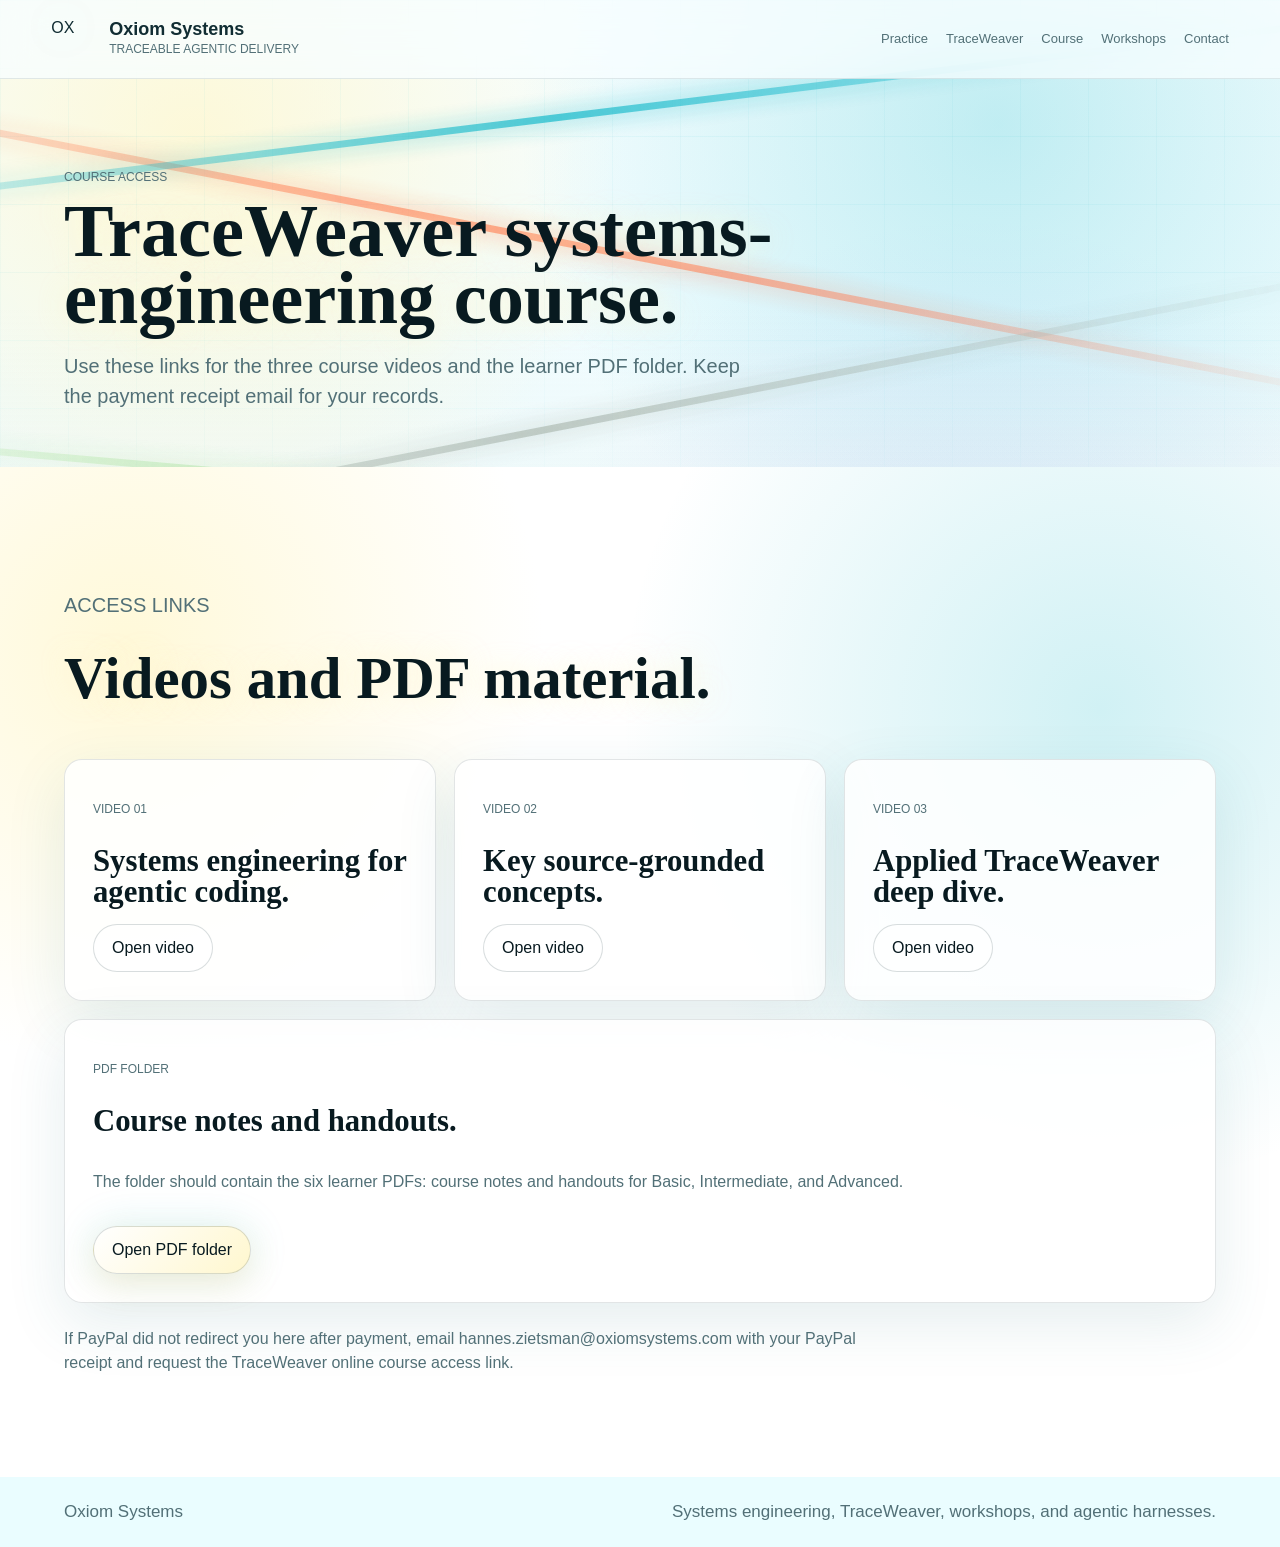
<file: traceweaver-course-access.html>
<!doctype html>
<html lang="en">
  <head>
    <meta charset="utf-8">
    <meta name="viewport" content="width=device-width, initial-scale=1">
    <meta name="robots" content="noindex, nofollow">
    <meta
      name="description"
      content="TraceWeaver systems-engineering online course access links."
    >
    <title>TraceWeaver course access | Oxiom Systems</title>
    <link rel="icon" href="favicon.svg" type="image/svg+xml">
    <link rel="stylesheet" href="styles.css">
  </head>
  <body>
    <div class="thread-field" aria-hidden="true">
      <span class="field-thread flame"></span>
      <span class="field-thread tide"></span>
      <span class="field-thread gale"></span>
      <span class="field-thread stone"></span>
      <span class="field-thread aether"></span>
    </div>

    <header class="site-header">
      <a class="brand" href="/" aria-label="Oxiom Systems home">
        <span class="brand-mark" aria-hidden="true">OX</span>
        <span>
          <strong>Oxiom Systems</strong>
          <small>Traceable agentic delivery</small>
        </span>
      </a>
      <nav class="nav-links" aria-label="Primary navigation">
        <a href="/#practice">Practice</a>
        <a href="/#traceweaver">TraceWeaver</a>
        <a href="/#course">Course</a>
        <a href="/#workshops">Workshops</a>
        <a href="/#contact">Contact</a>
      </nav>
    </header>

    <main id="top">
      <section class="hero thanks-hero course-access-hero" aria-labelledby="course-access-title">
        <div class="hero-copy">
          <p class="eyebrow">Course access</p>
          <h1 id="course-access-title">TraceWeaver systems-engineering course.</h1>
          <p class="hero-lede">
            Use these links for the three course videos and the learner PDF
            folder. Keep the payment receipt email for your records.
          </p>
        </div>
      </section>

      <section class="course-access" aria-labelledby="course-links-title">
        <div class="section-heading">
          <p class="eyebrow">Access links</p>
          <h2 id="course-links-title">Videos and PDF material.</h2>
        </div>

        <div class="course-link-grid">
          <article class="course-link-card">
            <p class="eyebrow">Video 01</p>
            <h3>Systems engineering for agentic coding.</h3>
            <a class="button secondary" href="https://youtu.be/A6SN42bM6Es" target="_blank" rel="noopener">Open video</a>
          </article>

          <article class="course-link-card">
            <p class="eyebrow">Video 02</p>
            <h3>Key source-grounded concepts.</h3>
            <a class="button secondary" href="https://youtu.be/bVDRzNg5pEM" target="_blank" rel="noopener">Open video</a>
          </article>

          <article class="course-link-card">
            <p class="eyebrow">Video 03</p>
            <h3>Applied TraceWeaver deep dive.</h3>
            <a class="button secondary" href="https://youtu.be/MB6kHgxCeFY" target="_blank" rel="noopener">Open video</a>
          </article>

          <article class="course-link-card pdf-card">
            <p class="eyebrow">PDF folder</p>
            <h3>Course notes and handouts.</h3>
            <p>
              The folder should contain the six learner PDFs: course notes and
              handouts for Basic, Intermediate, and Advanced.
            </p>
            <a class="button primary" href="https://drive.google.com/drive/folders/1trKEWXQJsRDnCCT7sN2Qf98327sefnzo?usp=drive_link" target="_blank" rel="noopener">Open PDF folder</a>
          </article>
        </div>

        <p class="course-access-note">
          If PayPal did not redirect you here after payment, email
          hannes.zietsman@oxiomsystems.com with your PayPal receipt and request
          the TraceWeaver online course access link.
        </p>
      </section>
    </main>

    <footer class="site-footer">
      <span>Oxiom Systems</span>
      <span>Systems engineering, TraceWeaver, workshops, and agentic harnesses.</span>
    </footer>
  </body>
</html>
</file>
<file: styles.css>
:root {
  --ink: #112d33;
  --ink-strong: #081a20;
  --muted: #527077;
  --night: #eefcff;
  --deep: #ffffff;
  --veil: #dff7fb;
  --surface: #ffffff;
  --surface-ink: #112d33;
  --line: rgba(17, 45, 51, 0.14);
  --flame: #ff7a4f;
  --tide: #17b9ca;
  --gale: #9adf8f;
  --stone: #a8b7b1;
  --aether: #a891ff;
  --gold: #f1b84b;
  --truth: #fff7ce;
  --shadow: 0 30px 90px rgba(43, 114, 124, 0.18);
  color-scheme: light;
}

* {
  box-sizing: border-box;
}

body {
  margin: 0;
  overflow-x: hidden;
  background:
    radial-gradient(circle at 15% 9%, rgba(255, 247, 206, 0.78), transparent 27rem),
    radial-gradient(circle at 78% 8%, rgba(23, 185, 202, 0.24), transparent 30rem),
    radial-gradient(circle at 76% 42%, rgba(168, 145, 255, 0.17), transparent 27rem),
    linear-gradient(180deg, #f8feff 0%, #ecfbff 38%, #ffffff 68%, #f5fdff 100%);
  color: var(--ink);
  font-family: "Avenir Next", Avenir, Optima, "Gill Sans", sans-serif;
  line-height: 1.5;
}

body::before {
  content: "";
  position: fixed;
  inset: 0;
  z-index: -3;
  pointer-events: none;
  background-image:
    linear-gradient(rgba(23, 185, 202, 0.07) 1px, transparent 1px),
    linear-gradient(90deg, rgba(23, 185, 202, 0.05) 1px, transparent 1px);
  background-size: 68px 68px;
  mask-image: linear-gradient(180deg, #000 0%, transparent 86%);
}

a {
  color: inherit;
}

button,
a.button {
  font: inherit;
}

.thread-field {
  position: fixed;
  inset: -12vh -8vw;
  z-index: -2;
  pointer-events: none;
  filter: blur(0.1px);
  opacity: 0.92;
}

.field-thread {
  position: absolute;
  left: -12vw;
  width: 128vw;
  height: 3px;
  border-radius: 999px;
  transform-origin: left center;
  animation: threadDrift 8s ease-in-out infinite alternate, threadBreath 3.8s ease-in-out infinite;
}

.field-thread::before,
.field-thread::after {
  content: "";
  position: absolute;
  inset: -7px 0;
  border-radius: inherit;
  opacity: 0.32;
  filter: blur(10px);
}

.field-thread::after {
  inset: -2px 0;
  opacity: 0.78;
  filter: blur(0);
}

.field-thread.flame {
  top: 17%;
  transform: rotate(11deg);
}

.field-thread.flame::before,
.field-thread.flame::after {
  background: linear-gradient(90deg, transparent, var(--flame), transparent);
}

.field-thread.tide {
  top: 29%;
  transform: rotate(-7deg);
  animation-delay: -4s;
}

.field-thread.tide::before,
.field-thread.tide::after {
  background: linear-gradient(90deg, transparent, var(--tide), transparent);
}

.field-thread.gale {
  top: 48%;
  transform: rotate(5deg);
  animation-delay: -7s;
}

.field-thread.gale::before,
.field-thread.gale::after {
  background: linear-gradient(90deg, transparent, var(--gale), transparent);
}

.field-thread.stone {
  top: 62%;
  transform: rotate(-11deg);
  animation-delay: -2s;
}

.field-thread.stone::before,
.field-thread.stone::after {
  background: linear-gradient(90deg, transparent, var(--stone), transparent);
}

.field-thread.aether {
  top: 77%;
  transform: rotate(8deg);
  animation-delay: -9s;
}

.field-thread.aether::before,
.field-thread.aether::after {
  background: linear-gradient(90deg, transparent, var(--aether), transparent);
}

.site-header {
  position: sticky;
  top: 0;
  z-index: 20;
  display: flex;
  align-items: center;
  justify-content: space-between;
  gap: 24px;
  padding: 16px clamp(18px, 4vw, 56px);
  background: rgba(248, 254, 255, 0.78);
  border-bottom: 1px solid rgba(17, 45, 51, 0.1);
  backdrop-filter: blur(20px);
}

.brand {
  display: inline-flex;
  align-items: center;
  gap: 12px;
  text-decoration: none;
}

.brand-mark {
  display: block;
  width: 46px;
  height: 46px;
  border-radius: 50%;
  filter: drop-shadow(0 0 24px rgba(23, 185, 202, 0.2)) drop-shadow(0 0 34px rgba(255, 247, 206, 0.34));
  animation: markGlow 5s ease-in-out infinite alternate;
}

.brand strong,
.brand small {
  display: block;
}

.brand strong {
  font-size: 18px;
  line-height: 1.1;
}

.brand small,
.eyebrow {
  color: var(--muted);
  font-family: "Avenir Next", Avenir, Optima, sans-serif;
  font-size: 12px;
  letter-spacing: 0;
  text-transform: uppercase;
}

.nav-links {
  display: flex;
  flex-wrap: wrap;
  justify-content: flex-end;
  gap: 18px;
  color: var(--muted);
  font-family: "Avenir Next", Avenir, Optima, sans-serif;
  font-size: 13px;
}

.nav-links a {
  text-decoration: none;
}

.nav-links a:focus-visible,
.nav-links a:hover {
  color: var(--ink-strong);
}

.hero {
  position: relative;
  display: grid;
  grid-template-columns: minmax(360px, 0.8fr) minmax(560px, 1.2fr);
  gap: clamp(28px, 4vw, 64px);
  align-items: center;
  min-height: calc(100vh - 78px);
  padding: clamp(46px, 6vw, 88px) clamp(18px, 5vw, 72px) clamp(54px, 7vw, 96px);
}

.hero::after {
  content: "";
  position: absolute;
  right: 0;
  bottom: 0;
  left: 0;
  height: 160px;
  background: linear-gradient(180deg, transparent, rgba(246, 234, 210, 0.1));
  pointer-events: none;
}

.hero-copy {
  position: relative;
  z-index: 1;
}

.hero h1,
.section-heading h2,
.paper h2,
.start h2 {
  margin: 0;
  max-width: 960px;
  color: var(--ink-strong);
  font-family: "Iowan Old Style", "Palatino Linotype", Palatino, Georgia, serif;
  font-size: clamp(4.25rem, 5.8vw, 5.7rem);
  line-height: 0.9;
  font-weight: 700;
  letter-spacing: 0;
  text-shadow: 0 0 28px rgba(255, 247, 206, 0.68);
}

.hero h1 {
  animation: revealRise 480ms ease both;
}

.section-heading h2,
.paper h2,
.start h2 {
  animation: none;
}

.hero-lede,
.section-heading p,
.paper p,
.start p {
  max-width: 690px;
  color: var(--muted);
  font-size: 1.25rem;
}

.brand-origin {
  max-width: 620px;
  margin: 24px 0 0;
  padding-left: 18px;
  border-left: 2px solid var(--gold);
  color: #31565e;
  font-size: 18px;
}

.hero-actions {
  display: flex;
  flex-wrap: wrap;
  gap: 12px;
  margin-top: 34px;
}

.button {
  display: inline-flex;
  min-height: 48px;
  align-items: center;
  justify-content: center;
  padding: 0 18px;
  border-radius: 999px;
  border: 1px solid rgba(17, 45, 51, 0.16);
  text-decoration: none;
  transition: transform 180ms ease, background 180ms ease, color 180ms ease, box-shadow 180ms ease;
}

.button:hover,
.button:focus-visible,
.mode-button:hover,
.mode-button:focus-visible,
.icon-button:hover,
.icon-button:focus-visible {
  transform: translateY(-1px);
}

.button.primary {
  background: linear-gradient(135deg, #ffffff, var(--truth));
  color: var(--ink-strong);
  box-shadow: 0 12px 32px rgba(241, 184, 75, 0.18), 0 0 42px rgba(23, 185, 202, 0.16);
}

.button.secondary {
  background: rgba(255, 255, 255, 0.58);
  color: var(--ink-strong);
}

.hero-video-panel {
  position: relative;
  z-index: 1;
  display: grid;
  gap: 16px;
  min-width: 0;
  padding: clamp(14px, 2vw, 22px);
  background:
    radial-gradient(circle at 16% 10%, rgba(255, 247, 206, 0.84), transparent 18rem),
    radial-gradient(circle at 92% 8%, rgba(23, 185, 202, 0.24), transparent 24rem),
    linear-gradient(135deg, rgba(255, 255, 255, 0.92), rgba(231, 250, 255, 0.9));
  border: 1px solid rgba(17, 45, 51, 0.12);
  border-radius: 22px;
  box-shadow: var(--shadow);
}

.hero-video-copy {
  display: flex;
  flex-wrap: wrap;
  align-items: baseline;
  justify-content: space-between;
  gap: 14px;
}

.hero-video-copy strong {
  min-width: 0;
  color: var(--ink-strong);
  font-family: "Iowan Old Style", "Palatino Linotype", Palatino, Georgia, serif;
  font-size: clamp(1.7rem, 2.5vw, 2.7rem);
  line-height: 1;
}

.hero-video-embed {
  position: relative;
  overflow: hidden;
  aspect-ratio: 16 / 9;
  border: 1px solid rgba(17, 45, 51, 0.1);
  border-radius: 16px;
  background:
    radial-gradient(circle at 20% 20%, rgba(255, 247, 206, 0.82), transparent 16rem),
    linear-gradient(135deg, rgba(255, 255, 255, 0.94), rgba(226, 250, 255, 0.9));
}

.hero-video-embed iframe {
  position: absolute;
  inset: 0;
  width: 100%;
  height: 100%;
  border: 0;
}

.hero-video-panel > a {
  color: var(--ink-strong);
  font-weight: 800;
  text-decoration-color: rgba(23, 185, 202, 0.42);
  text-decoration-thickness: 2px;
  text-underline-offset: 5px;
}

.proof-loop {
  padding-top: clamp(28px, 5vw, 60px);
}

.proof-loop .section-heading {
  margin-bottom: clamp(20px, 3vw, 32px);
}

.proof-loop .power-loom {
  min-height: clamp(260px, 32vw, 380px);
  max-width: 100%;
  margin: 0 auto;
}

.proof-loop .trace-steps {
  grid-template-columns: repeat(3, minmax(0, 1fr));
  align-content: center;
}

.proof-loop .trace-steps li {
  min-height: 136px;
}

.power-loom {
  position: relative;
  min-height: 580px;
  overflow: hidden;
  padding: clamp(18px, 3vw, 30px);
  background:
    radial-gradient(circle at 50% 47%, rgba(255, 247, 206, 0.84), transparent 0 14%, rgba(23, 185, 202, 0.13) 15%, transparent 31%),
    linear-gradient(135deg, rgba(255, 255, 255, 0.9), rgba(225, 249, 255, 0.78));
  border: 1px solid rgba(23, 185, 202, 0.18);
  border-radius: 18px;
  box-shadow: var(--shadow);
  animation: floatPanel 6.5s ease-in-out infinite alternate;
}

.loom-ring {
  position: absolute;
  inset: 50% auto auto 50%;
  width: min(74%, 440px);
  aspect-ratio: 1;
  border: 1px solid rgba(17, 185, 202, 0.28);
  border-radius: 50%;
  transform: translate(-50%, -50%) rotate(0deg);
  box-shadow:
    inset 0 0 70px rgba(255, 247, 206, 0.4),
    0 0 90px rgba(23, 185, 202, 0.2);
  animation: ringSpin 34s linear infinite;
}

.loom-ring::before,
.loom-ring::after {
  content: "";
  position: absolute;
  inset: 10%;
  border: 1px solid rgba(17, 45, 51, 0.12);
  border-radius: 50%;
}

.loom-ring::after {
  inset: 24%;
}

.loom-core {
  position: absolute;
  top: 50%;
  left: 50%;
  z-index: 1;
  display: grid;
  width: 174px;
  height: 174px;
  place-items: center;
  padding: 22px;
  background:
    radial-gradient(circle, #ffffff, var(--truth) 34%, rgba(23, 185, 202, 0.26) 68%);
  border: 1px solid rgba(23, 185, 202, 0.28);
  border-radius: 50%;
  color: #101826;
  text-align: center;
  transform: translate(-50%, -50%);
  opacity: 0.42;
  box-shadow: 0 0 70px rgba(241, 184, 75, 0.32), 0 0 120px rgba(23, 185, 202, 0.23);
  animation: coreGlow 3.2s ease-in-out infinite alternate;
}

.loom-core span,
.loom-core small {
  font-family: "Avenir Next", Avenir, Optima, sans-serif;
  font-size: 12px;
  text-transform: uppercase;
}

.loom-core strong {
  color: #090f17;
  font-size: 27px;
  line-height: 1;
}

.loom-thread {
  position: absolute;
  top: 50%;
  left: -16%;
  width: 132%;
  height: 9px;
  border-radius: 999px;
  opacity: 0.68;
  filter: drop-shadow(0 0 20px currentColor);
  transform-origin: center;
  background-size: 220% 100%;
  animation: loomPulse 4.8s ease-in-out infinite alternate, threadSweep 9s linear infinite;
}

.loom-thread.flame {
  color: var(--flame);
  background: linear-gradient(90deg, transparent, var(--flame), transparent);
  transform: rotate(22deg);
}

.loom-thread.tide {
  color: var(--tide);
  background: linear-gradient(90deg, transparent, var(--tide), transparent);
  transform: rotate(-17deg);
  animation-delay: -1.5s;
}

.loom-thread.gale {
  color: var(--gale);
  background: linear-gradient(90deg, transparent, var(--gale), transparent);
  transform: rotate(4deg);
  animation-delay: -3s;
}

.loom-thread.stone {
  color: var(--stone);
  background: linear-gradient(90deg, transparent, var(--stone), transparent);
  transform: rotate(39deg);
  animation-delay: -4.5s;
}

.loom-thread.aether {
  color: var(--aether);
  background: linear-gradient(90deg, transparent, var(--aether), transparent);
  transform: rotate(-38deg);
  animation-delay: -6s;
}

.trace-steps {
  position: relative;
  z-index: 3;
  display: grid;
  grid-template-columns: repeat(2, minmax(0, 1fr));
  gap: 14px;
  height: 100%;
  margin: 0;
  padding: 0;
  list-style: none;
}

.trace-steps li {
  display: grid;
  grid-template-columns: 38px 1fr;
  gap: 6px 12px;
  align-content: center;
  min-height: 122px;
  padding: 16px;
  background: rgba(255, 255, 255, 0.86);
  border: 1px solid rgba(17, 45, 51, 0.12);
  border-radius: 14px;
  backdrop-filter: blur(10px);
  box-shadow: 0 16px 40px rgba(43, 114, 124, 0.11);
}

.trace-steps .trace-video-step {
  grid-template-columns: 1fr;
  align-content: stretch;
  padding: 10px;
}

.trace-steps span {
  grid-row: span 2;
  color: var(--gold);
  font-family: "Avenir Next", Avenir, Optima, sans-serif;
}

.trace-steps strong {
  color: var(--ink-strong);
  font-family: "Iowan Old Style", "Palatino Linotype", Palatino, Georgia, serif;
  font-size: 26px;
}

.trace-steps small {
  max-width: 340px;
  color: #47666d;
}

section {
  position: relative;
  scroll-margin-top: 92px;
  padding: clamp(54px, 8vw, 118px) clamp(18px, 5vw, 72px);
}

.framework-band {
  overflow: hidden;
  background:
    radial-gradient(circle at 12% 16%, rgba(255, 247, 206, 0.65), transparent 24rem),
    radial-gradient(circle at 84% 28%, rgba(23, 185, 202, 0.2), transparent 28rem),
    linear-gradient(135deg, rgba(255, 255, 255, 0.94), rgba(231, 250, 255, 0.92));
  color: var(--surface-ink);
}

.framework-band::before,
.lab::before,
.video-library::before,
.comparison::before,
.paper::before {
  content: "";
  position: absolute;
  inset: 0;
  pointer-events: none;
  background:
    linear-gradient(114deg, transparent 0 23%, rgba(23, 185, 202, 0.12) 23.2% 23.6%, transparent 23.8% 100%),
    linear-gradient(72deg, transparent 0 62%, rgba(241, 184, 75, 0.16) 62.2% 62.6%, transparent 62.8% 100%);
  background-size: 100% 100%;
  animation: shimmerLines 9s ease-in-out infinite alternate;
}

.framework-band .eyebrow,
.framework-band p {
  color: #527077;
}

.section-heading {
  display: grid;
  gap: 12px;
  margin-bottom: clamp(28px, 5vw, 54px);
}

.section-heading h2,
.paper h2,
.start h2 {
  font-size: clamp(3rem, 4.6vw, 4rem);
}

.framework-grid {
  position: relative;
  z-index: 1;
  display: grid;
  grid-template-columns: repeat(3, minmax(0, 1fr));
  gap: 1px;
  background: rgba(17, 45, 51, 0.1);
  border: 1px solid rgba(17, 45, 51, 0.1);
  border-radius: 18px;
  overflow: hidden;
}

.framework-grid article {
  min-height: 260px;
  padding: clamp(22px, 4vw, 38px);
  background: rgba(255, 255, 255, 0.72);
  transition: transform 220ms ease, background 220ms ease, box-shadow 220ms ease;
}

.framework-grid article:hover {
  transform: translateY(-5px);
  background: rgba(255, 255, 255, 0.92);
  box-shadow: 0 18px 50px rgba(43, 114, 124, 0.14);
}

.article-number {
  display: inline-grid;
  width: 42px;
  height: 42px;
  place-items: center;
  margin-bottom: 24px;
  border: 1px solid rgba(23, 185, 202, 0.28);
  border-radius: 50%;
  color: var(--gold);
  font-family: "Avenir Next", Avenir, Optima, sans-serif;
  background: rgba(255, 247, 206, 0.46);
}

.framework-grid h3,
.demo-sidebar h3 {
  margin: 0 0 14px;
  color: var(--ink-strong);
  font-family: "Iowan Old Style", "Palatino Linotype", Palatino, Georgia, serif;
  font-size: 2.8rem;
  line-height: 1;
}

.framework-grid p,
.demo-sidebar p,
.comparison-row,
.paper-card,
.site-footer {
  font-size: 17px;
}

.process {
  background:
    radial-gradient(circle at 20% 0%, rgba(23, 185, 202, 0.14), transparent 24rem),
    var(--surface);
  color: var(--surface-ink);
}

.process .eyebrow,
.process .section-heading p {
  color: #5a554b;
}

.process .section-heading h2,
.comparison .section-heading h2,
.paper h2,
.start h2 {
  color: var(--surface-ink);
  text-shadow: none;
}

.process-track {
  position: relative;
  display: grid;
  grid-template-columns: repeat(8, minmax(112px, 1fr));
  gap: 8px;
  overflow-x: auto;
  padding: 18px 0;
}

.process-track::before {
  content: "";
  position: absolute;
  top: 50%;
  left: 4px;
  right: 4px;
  height: 10px;
  background:
    linear-gradient(90deg, var(--flame), var(--gold), var(--gale), var(--tide), var(--aether));
  border-radius: 999px;
  filter: blur(0.2px);
  opacity: 0.62;
  background-size: 200% 100%;
  animation: bridgeFlow 5s linear infinite;
}

.process-track div {
  position: relative;
  z-index: 1;
  display: grid;
  min-height: 94px;
  place-items: center;
  padding: 12px;
  background: rgba(246, 234, 210, 0.9);
  border: 1px solid rgba(24, 33, 29, 0.16);
  border-radius: 999px;
  color: var(--surface-ink);
  font-family: "Avenir Next", Avenir, Optima, sans-serif;
  text-align: center;
  box-shadow: 0 8px 28px rgba(24, 33, 29, 0.08);
  animation: beadFloat 4.8s ease-in-out infinite alternate;
}

.process-track div:nth-child(2n) {
  animation-delay: -1.5s;
}

.process-track div:nth-child(3n) {
  animation-delay: -2.6s;
}

.lab {
  overflow: hidden;
  background:
    radial-gradient(circle at 52% 18%, rgba(255, 247, 206, 0.72), transparent 23rem),
    radial-gradient(circle at 8% 44%, rgba(23, 185, 202, 0.2), transparent 26rem),
    radial-gradient(circle at 94% 38%, rgba(168, 145, 255, 0.16), transparent 26rem),
    linear-gradient(180deg, #f7feff, #eafdff 58%, #ffffff);
  color: var(--surface-ink);
}

.lab-heading {
  max-width: 880px;
}

.awtw-stage {
  position: relative;
  z-index: 1;
}

.awtw-orbit {
  display: grid;
  grid-template-columns: 120px minmax(120px, 1fr) 120px;
  gap: clamp(14px, 3vw, 32px);
  align-items: center;
  max-width: 820px;
  margin: 0 0 28px;
}

.sigil {
  display: grid;
  width: 112px;
  aspect-ratio: 1;
  place-items: center;
  border-radius: 50%;
  color: #0b1019;
  font-family: "Iowan Old Style", "Palatino Linotype", Palatino, Georgia, serif;
  font-size: 28px;
  font-weight: 900;
  box-shadow: 0 0 40px rgba(23, 185, 202, 0.22);
  animation: sigilFloat 4.4s ease-in-out infinite alternate;
}

.sigil.aw {
  background: radial-gradient(circle, #ffffff 0 18%, var(--flame) 19% 42%, #eaffff 43% 49%, var(--tide) 50% 100%);
}

.sigil.tw {
  background: radial-gradient(circle, #ffffff 0 18%, var(--gold) 19% 42%, #eaffff 43% 49%, var(--aether) 50% 100%);
  animation-delay: -1.8s;
}

.bridge-thread {
  height: 10px;
  border-radius: 999px;
  background:
    linear-gradient(90deg, var(--flame), var(--gold), var(--gale), var(--tide), var(--aether));
  background-size: 220% 100%;
  box-shadow: 0 0 30px rgba(23, 185, 202, 0.24), 0 0 44px rgba(255, 247, 206, 0.46);
  animation: bridgeFlow 3.2s linear infinite, bridgePulse 2.6s ease-in-out infinite;
}

.mode-toggle {
  display: inline-flex;
  gap: 6px;
  padding: 6px;
  background: rgba(255, 255, 255, 0.7);
  border: 1px solid rgba(17, 45, 51, 0.12);
  border-radius: 999px;
  margin-bottom: 24px;
}

.mode-button,
.icon-button {
  min-height: 38px;
  border: 1px solid transparent;
  border-radius: 999px;
  background: transparent;
  color: var(--ink);
  cursor: pointer;
  transition: transform 180ms ease, background 180ms ease, color 180ms ease, box-shadow 180ms ease;
}

.mode-button {
  padding: 0 14px;
}

.mode-button.is-active {
  background: linear-gradient(135deg, #ffffff, var(--truth));
  color: #101826;
  box-shadow: 0 0 22px rgba(23, 185, 202, 0.16);
}

.demo-shell {
  display: grid;
  grid-template-columns: minmax(260px, 320px) 1fr;
  gap: 22px;
}

.demo-sidebar {
  padding: 24px;
  background: rgba(255, 255, 255, 0.76);
  border: 1px solid rgba(17, 45, 51, 0.12);
  border-radius: 18px;
  box-shadow: var(--shadow);
  backdrop-filter: blur(16px);
}

.demo-sidebar p {
  color: var(--muted);
}

.demo-metrics {
  display: grid;
  gap: 14px;
  margin: 26px 0 0;
}

.demo-metrics div {
  display: flex;
  justify-content: space-between;
  gap: 16px;
  padding-top: 12px;
  border-top: 1px solid rgba(17, 45, 51, 0.12);
}

.demo-metrics dt {
  color: var(--muted);
}

.demo-metrics dd {
  margin: 0;
  color: var(--ink-strong);
  font-weight: 700;
}

.workbench {
  position: relative;
  display: grid;
  grid-template-columns: minmax(0, 0.95fr) minmax(0, 0.95fr) minmax(300px, 1.1fr);
  gap: 12px;
}

.workbench::before {
  content: "";
  position: absolute;
  inset: -16px;
  z-index: -1;
  border: 1px solid rgba(251, 245, 213, 0.16);
  border-radius: 26px;
  background:
    linear-gradient(112deg, transparent 12%, rgba(255, 122, 79, 0.22) 12.2% 12.8%, transparent 13%),
    linear-gradient(74deg, transparent 42%, rgba(23, 185, 202, 0.22) 42.2% 42.8%, transparent 43%),
    linear-gradient(128deg, transparent 70%, rgba(168, 145, 255, 0.2) 70.2% 70.8%, transparent 71%),
    rgba(255, 255, 255, 0.42);
  animation: shimmerLines 7s ease-in-out infinite alternate;
}

.pane {
  min-width: 0;
  overflow: hidden;
  background: rgba(255, 255, 255, 0.82);
  border: 1px solid rgba(17, 45, 51, 0.12);
  border-radius: 16px;
  color: var(--surface-ink);
  box-shadow: 0 18px 60px rgba(43, 114, 124, 0.15);
  backdrop-filter: blur(16px);
}

.pane-header {
  display: flex;
  align-items: center;
  justify-content: space-between;
  gap: 10px;
  min-height: 48px;
  padding: 0 14px;
  background: rgba(234, 253, 255, 0.76);
  border-bottom: 1px solid rgba(17, 45, 51, 0.1);
  font-family: "Avenir Next", Avenir, Optima, sans-serif;
  font-size: 13px;
}

.icon-button {
  min-height: 30px;
  padding: 0 10px;
  background: rgba(255, 255, 255, 0.7);
  color: var(--surface-ink);
}

pre {
  min-height: 420px;
  margin: 0;
  overflow: auto;
  padding: 16px;
  color: #17323a;
  font-family: ui-monospace, SFMono-Regular, Menlo, Consolas, monospace;
  font-size: 13px;
  line-height: 1.55;
  white-space: pre-wrap;
}

.game-preview {
  position: relative;
  display: grid;
  min-height: 420px;
  padding: 16px;
  place-items: center;
  overflow: hidden;
}

.game-preview::before {
  content: "";
  position: absolute;
  width: 430px;
  aspect-ratio: 1;
  border-radius: 50%;
  background:
    conic-gradient(from 60deg, var(--flame), var(--gold), var(--gale), var(--tide), var(--aether), var(--flame));
  opacity: 0.28;
  filter: blur(18px);
  animation: slowSpin 16s linear infinite;
}

.element-wheel {
  position: absolute;
  top: 18px;
  left: 18px;
  right: 18px;
  z-index: 2;
  display: flex;
  flex-wrap: wrap;
  gap: 6px;
  font-family: "Avenir Next", Avenir, Optima, sans-serif;
  font-size: 11px;
}

.element-wheel span {
  padding: 4px 7px;
  border: 1px solid rgba(17, 45, 51, 0.12);
  border-radius: 999px;
  background: rgba(255, 255, 255, 0.7);
}

.level-grid {
  position: relative;
  z-index: 1;
  display: grid;
  width: min(100%, 360px);
  aspect-ratio: 1;
  grid-template-columns: repeat(8, 1fr);
  grid-template-rows: repeat(8, 1fr);
  gap: 4px;
  transform: rotateX(52deg) rotateZ(45deg);
  transform-style: preserve-3d;
}

.tile {
  position: relative;
  border-radius: 5px;
  background: #d7f5f9;
  border: 1px solid rgba(17, 45, 51, 0.08);
  animation: tileGleam 4s ease-in-out infinite alternate;
}

.tile.path {
  background: #bcebf2;
}

.tile.goal {
  background: var(--gold);
  box-shadow: 0 0 18px rgba(241, 184, 75, 0.5);
}

.tile.block {
  background: #c4d0cc;
}

.tile.monster {
  background: var(--flame);
  box-shadow: 0 0 18px rgba(255, 107, 53, 0.5);
}

.tile.player {
  background: var(--tide);
  box-shadow: 0 0 0 4px rgba(62, 199, 211, 0.24), 0 0 20px rgba(62, 199, 211, 0.48);
}

.tile.reveal {
  background: var(--aether);
  box-shadow: 0 0 18px rgba(217, 196, 255, 0.48);
}

.game-hud {
  position: absolute;
  left: 16px;
  right: 16px;
  bottom: 16px;
  z-index: 3;
  display: flex;
  flex-wrap: wrap;
  justify-content: space-between;
  gap: 8px;
  color: var(--ink);
  font-family: "Avenir Next", Avenir, Optima, sans-serif;
  font-size: 12px;
}

.game-hud span,
.status-pill {
  padding: 5px 8px;
  background: rgba(255, 255, 255, 0.72);
  border-radius: 999px;
}

.comparison {
  background:
    radial-gradient(circle at 7% 18%, rgba(23, 185, 202, 0.12), transparent 22rem),
    var(--surface);
  color: var(--surface-ink);
}

.video-library {
  overflow: hidden;
  background:
    radial-gradient(circle at 12% 8%, rgba(255, 247, 206, 0.72), transparent 25rem),
    radial-gradient(circle at 82% 16%, rgba(23, 185, 202, 0.2), transparent 28rem),
    linear-gradient(135deg, rgba(255, 255, 255, 0.96), rgba(236, 251, 255, 0.92));
}

.video-grid {
  position: relative;
  z-index: 1;
  display: grid;
  grid-template-columns: repeat(3, minmax(0, 1fr));
  gap: 18px;
}

.youtube-card {
  display: grid;
  align-content: start;
  gap: 18px;
  min-width: 0;
  padding: 16px;
  background: rgba(255, 255, 255, 0.8);
  border: 1px solid rgba(17, 45, 51, 0.12);
  border-radius: 18px;
  box-shadow: 0 20px 60px rgba(43, 114, 124, 0.12);
}

.youtube-embed {
  position: relative;
  overflow: hidden;
  aspect-ratio: 16 / 9;
  border: 1px solid rgba(17, 45, 51, 0.1);
  border-radius: 12px;
  background:
    radial-gradient(circle at 20% 20%, rgba(255, 247, 206, 0.82), transparent 16rem),
    linear-gradient(135deg, rgba(255, 255, 255, 0.94), rgba(226, 250, 255, 0.9));
}

.youtube-embed iframe {
  position: absolute;
  inset: 0;
  width: 100%;
  height: 100%;
  border: 0;
}

.youtube-card h3 {
  margin: 8px 0 10px;
  color: var(--ink-strong);
  font-family: "Iowan Old Style", "Palatino Linotype", Palatino, Georgia, serif;
  font-size: clamp(1.5rem, 2.2vw, 2.2rem);
  line-height: 1.02;
}

.youtube-card p:not(.eyebrow) {
  margin: 0 0 14px;
  color: var(--muted);
}

.youtube-card a {
  color: var(--ink-strong);
  font-weight: 800;
  text-decoration-color: rgba(23, 185, 202, 0.42);
  text-decoration-thickness: 2px;
  text-underline-offset: 5px;
}

.course-offer {
  background:
    radial-gradient(circle at 18% 12%, rgba(241, 184, 75, 0.22), transparent 24rem),
    radial-gradient(circle at 88% 28%, rgba(23, 185, 202, 0.18), transparent 28rem),
    #ffffff;
  color: var(--surface-ink);
}

.course-offer-grid {
  display: grid;
  grid-template-columns: minmax(0, 1fr) minmax(320px, 420px);
  gap: clamp(22px, 5vw, 56px);
  align-items: stretch;
}

.course-offer-card,
.paypal-buy-form {
  display: grid;
  align-content: start;
  gap: 16px;
  min-width: 0;
  padding: clamp(22px, 3vw, 30px);
  background: rgba(255, 255, 255, 0.84);
  border: 1px solid rgba(17, 45, 51, 0.12);
  border-radius: 18px;
  box-shadow: 0 22px 64px rgba(43, 114, 124, 0.12);
}

.course-offer-card h3,
.paypal-buy-form strong {
  margin: 0;
  color: var(--ink-strong);
  font-family: "Iowan Old Style", "Palatino Linotype", Palatino, Georgia, serif;
  font-size: clamp(2rem, 3vw, 3rem);
  line-height: 1;
}

.course-offer-card ul {
  display: grid;
  gap: 10px;
  margin: 4px 0 0;
  padding-left: 20px;
  color: var(--muted);
}

.course-price {
  display: inline-grid;
  width: fit-content;
  min-width: 88px;
  place-items: center;
  padding: 8px 14px;
  border-radius: 999px;
  background: var(--truth);
  color: var(--ink-strong);
  font-weight: 850;
}

.paypal-buy-form p,
.paypal-buy-form small {
  margin: 0;
  color: var(--muted);
}

.paypal-buy-form button {
  width: fit-content;
  cursor: pointer;
}

.paypal-buy-form small {
  font-size: 13px;
  line-height: 1.5;
}

.course-access-hero {
  min-height: auto;
  padding-bottom: 36px;
}

.course-access {
  background:
    radial-gradient(circle at 10% 18%, rgba(255, 247, 206, 0.78), transparent 26rem),
    radial-gradient(circle at 86% 24%, rgba(23, 185, 202, 0.2), transparent 30rem),
    #ffffff;
  color: var(--surface-ink);
}

.course-link-grid {
  display: grid;
  grid-template-columns: repeat(3, minmax(0, 1fr));
  gap: 18px;
}

.course-link-card {
  display: grid;
  align-content: start;
  gap: 16px;
  min-width: 0;
  padding: clamp(20px, 3vw, 28px);
  background: rgba(255, 255, 255, 0.84);
  border: 1px solid rgba(17, 45, 51, 0.12);
  border-radius: 18px;
  box-shadow: 0 20px 60px rgba(43, 114, 124, 0.12);
}

.course-link-card h3 {
  margin: 0;
  color: var(--ink-strong);
  font-family: "Iowan Old Style", "Palatino Linotype", Palatino, Georgia, serif;
  font-size: clamp(1.65rem, 2.4vw, 2.45rem);
  line-height: 1.02;
}

.course-link-card p:not(.eyebrow),
.course-access-note {
  color: var(--muted);
}

.course-link-card .button {
  width: fit-content;
}

.pdf-card {
  grid-column: 1 / -1;
}

.course-access-note {
  max-width: 820px;
  margin: 24px 0 0;
  font-size: 1rem;
}

.comparison .eyebrow,
.comparison .section-heading p {
  color: #5a554b;
}

.comparison-table {
  position: relative;
  z-index: 1;
  display: grid;
  overflow: hidden;
  border: 1px solid rgba(24, 33, 29, 0.15);
  border-radius: 18px;
}

.comparison-row {
  display: grid;
  grid-template-columns: 0.8fr 1fr 1fr;
}

.comparison-row > div {
  min-width: 0;
  padding: 18px;
  border-right: 1px solid rgba(24, 33, 29, 0.13);
  border-bottom: 1px solid rgba(24, 33, 29, 0.13);
}

.comparison-row > div:last-child {
  border-right: 0;
}

.comparison-row:last-child > div {
  border-bottom: 0;
}

.comparison-head {
  background: linear-gradient(135deg, #dffaff, #fff7ce);
  color: var(--surface-ink);
  font-family: "Avenir Next", Avenir, Optima, sans-serif;
}

.guide {
  overflow: hidden;
  background: linear-gradient(135deg, #ffffff 0%, #f2fdff 58%, #fff7ce 100%);
  color: var(--surface-ink);
}

.guide-grid {
  position: relative;
  z-index: 1;
  display: grid;
  grid-template-columns: repeat(3, minmax(0, 1fr));
  gap: 14px;
}

.guide-grid article {
  min-height: 250px;
  padding: clamp(22px, 4vw, 34px);
  background: rgba(255, 255, 255, 0.78);
  border: 1px solid rgba(17, 45, 51, 0.12);
  border-radius: 8px;
  box-shadow: 0 18px 54px rgba(43, 114, 124, 0.12);
}

.guide-grid h3 {
  margin: 0 0 14px;
  color: var(--ink-strong);
  font-family: "Iowan Old Style", "Palatino Linotype", Palatino, Georgia, serif;
  font-size: clamp(2rem, 3vw, 2.7rem);
  line-height: 1;
}

.guide-grid p {
  margin: 0;
  color: var(--muted);
  font-size: 17px;
}

.guide-grid code {
  padding: 2px 5px;
  border-radius: 5px;
  background: rgba(23, 185, 202, 0.1);
  color: var(--ink-strong);
  font-size: 0.94em;
}

.guide-actions {
  display: flex;
  flex-wrap: wrap;
  gap: 12px;
  margin-top: 28px;
}

.paper {
  display: grid;
  grid-template-columns: minmax(0, 1fr) minmax(280px, 420px);
  gap: clamp(26px, 5vw, 70px);
  align-items: center;
  background:
    radial-gradient(circle at 85% 20%, rgba(168, 145, 255, 0.18), transparent 20rem),
    radial-gradient(circle at 20% 0%, rgba(255, 247, 206, 0.78), transparent 24rem),
    #f8feff;
  color: var(--surface-ink);
}

.paper .eyebrow,
.paper p {
  color: #5a554b;
}

.paper-card {
  display: grid;
  gap: 18px;
  min-height: 300px;
  align-content: end;
  padding: 28px;
  background: rgba(255, 255, 255, 0.78);
  border: 1px solid rgba(24, 33, 29, 0.14);
  border-radius: 18px;
  box-shadow: 0 24px 70px rgba(24, 33, 29, 0.16);
}

.paper-card span,
.paper-card small {
  color: #5a554b;
  font-family: "Avenir Next", Avenir, Optima, sans-serif;
}

.paper-card strong {
  color: var(--surface-ink);
  font-size: 31px;
  line-height: 1.08;
}

.start {
  display: flex;
  align-items: center;
  justify-content: space-between;
  gap: 24px;
  background:
    radial-gradient(circle at 12% 50%, rgba(241, 184, 75, 0.28), transparent 28rem),
    radial-gradient(circle at 86% 15%, rgba(23, 185, 202, 0.2), transparent 26rem),
    linear-gradient(135deg, #ffffff, #eafdff);
  color: var(--surface-ink);
}

.start h2 {
  color: var(--surface-ink);
}

.start p,
.start .eyebrow {
  color: #527077;
}

.contact-list {
  display: grid;
  gap: 10px;
  max-width: 760px;
  margin: 24px 0 0;
  padding: 0;
  list-style: none;
  color: #31565e;
}

.contact-list li {
  position: relative;
  padding-left: 24px;
}

.contact-list li::before {
  content: "";
  position: absolute;
  top: 0.68em;
  left: 0;
  width: 10px;
  height: 10px;
  border-radius: 50%;
  background: linear-gradient(135deg, var(--gold), var(--tide));
  box-shadow: 0 0 16px rgba(23, 185, 202, 0.28);
}

.start .button.primary {
  flex: 0 0 auto;
}

.contact-section {
  display: grid;
  grid-template-columns: minmax(0, 0.92fr) minmax(320px, 0.62fr);
  align-items: start;
  gap: clamp(28px, 5vw, 64px);
}

.contact-copy {
  min-width: 0;
}

.contact-form {
  display: grid;
  gap: 16px;
  width: 100%;
  padding: clamp(20px, 3vw, 28px);
  background: rgba(255, 255, 255, 0.82);
  border: 1px solid rgba(17, 45, 51, 0.13);
  border-radius: 18px;
  box-shadow: 0 24px 70px rgba(43, 114, 124, 0.14);
}

.contact-form label {
  display: grid;
  gap: 7px;
  color: var(--ink-strong);
  font-size: 14px;
  font-weight: 700;
}

.contact-form .checkbox-label {
  grid-template-columns: 20px 1fr;
  align-items: start;
  gap: 11px;
  font-weight: 600;
  line-height: 1.42;
}

.contact-form input,
.contact-form select,
.contact-form textarea {
  width: 100%;
  min-height: 46px;
  padding: 10px 12px;
  border: 1px solid rgba(17, 45, 51, 0.17);
  border-radius: 10px;
  background: rgba(255, 255, 255, 0.88);
  color: var(--ink);
  font: inherit;
}

.contact-form input[type="checkbox"] {
  width: 18px;
  min-height: 18px;
  margin: 2px 0 0;
  accent-color: var(--tide);
}

.contact-form textarea {
  min-height: 140px;
  resize: vertical;
}

.contact-form input:focus,
.contact-form select:focus,
.contact-form textarea:focus {
  outline: 3px solid rgba(23, 185, 202, 0.18);
  border-color: rgba(23, 185, 202, 0.62);
}

.contact-form button {
  width: fit-content;
  cursor: pointer;
}

.form-honey {
  display: none;
}

.form-note {
  margin: -2px 0 0;
  color: #527077;
  font-size: 13px;
  line-height: 1.5;
}

.workshop-signup-form {
  align-self: stretch;
}

.thanks-hero {
  grid-template-columns: minmax(0, 720px);
  align-items: center;
}

.site-footer {
  display: flex;
  flex-wrap: wrap;
  justify-content: space-between;
  gap: 12px;
  padding: 22px clamp(18px, 5vw, 72px);
  background: #eafdff;
  color: #527077;
}

@keyframes threadDrift {
  from {
    translate: -3vw 0;
    opacity: 0.46;
  }

  to {
    translate: 4vw 2vh;
    opacity: 0.85;
  }
}

@keyframes threadBreath {
  0%,
  100% {
    filter: saturate(1) brightness(1);
  }

  50% {
    filter: saturate(1.35) brightness(1.28);
  }
}

@keyframes markGlow {
  from {
    transform: rotate(-4deg) scale(1);
    box-shadow: 0 0 30px rgba(23, 185, 202, 0.24), 0 0 48px rgba(255, 247, 206, 0.42);
  }

  to {
    transform: rotate(5deg) scale(1.04);
    box-shadow: 0 0 42px rgba(23, 185, 202, 0.34), 0 0 70px rgba(255, 247, 206, 0.66);
  }
}

@keyframes revealRise {
  from {
    opacity: 0.7;
    transform: translateY(18px);
  }

  to {
    opacity: 1;
    transform: translateY(0);
  }
}

@keyframes floatPanel {
  from {
    transform: translateY(0);
  }

  to {
    transform: translateY(-10px);
  }
}

@keyframes loomPulse {
  from {
    opacity: 0.46;
    filter: drop-shadow(0 0 10px currentColor);
  }

  to {
    opacity: 0.94;
    filter: drop-shadow(0 0 26px currentColor);
  }
}

@keyframes coreGlow {
  from {
    transform: translate(-50%, -50%) scale(0.98);
  }

  to {
    transform: translate(-50%, -50%) scale(1.04);
  }
}

@keyframes threadSweep {
  from {
    background-position: 0% 50%;
  }

  to {
    background-position: 200% 50%;
  }
}

@keyframes slowSpin {
  to {
    transform: rotate(1turn);
  }
}

@keyframes ringSpin {
  to {
    transform: translate(-50%, -50%) rotate(1turn);
  }
}

@keyframes shimmerLines {
  from {
    opacity: 0.58;
    transform: translateX(-10px);
  }

  to {
    opacity: 1;
    transform: translateX(10px);
  }
}

@keyframes bridgeFlow {
  from {
    background-position: 0% 50%;
  }

  to {
    background-position: 220% 50%;
  }
}

@keyframes bridgePulse {
  0%,
  100% {
    transform: scaleY(1);
  }

  50% {
    transform: scaleY(1.45);
  }
}

@keyframes beadFloat {
  from {
    transform: translateY(0);
  }

  to {
    transform: translateY(-8px);
  }
}

@keyframes sigilFloat {
  from {
    transform: translateY(0) rotate(-2deg);
  }

  to {
    transform: translateY(-8px) rotate(3deg);
  }
}

@keyframes tileGleam {
  from {
    filter: brightness(0.98);
  }

  to {
    filter: brightness(1.12);
  }
}

@media (prefers-reduced-motion: reduce) {
  *,
  *::before,
  *::after {
    animation-duration: 1ms !important;
    animation-iteration-count: 1 !important;
    scroll-behavior: auto !important;
  }
}

@media (max-width: 1120px) {
  .demo-shell,
  .workbench {
    grid-template-columns: 1fr;
  }

  pre,
  .game-preview {
    min-height: 320px;
  }
}

@media (max-width: 940px) {
  .hero,
  .paper {
    grid-template-columns: 1fr;
  }

  .hero {
    min-height: auto;
  }

  .power-loom {
    min-height: 430px;
  }

  .framework-grid,
  .video-grid,
  .course-offer-grid,
  .course-link-grid,
  .comparison-row,
  .guide-grid {
    grid-template-columns: 1fr;
  }

  .comparison-row > div {
    border-right: 0;
  }

  .comparison-head {
    display: none;
  }
}

@media (max-width: 760px) {
  .site-header {
    align-items: flex-start;
    flex-direction: column;
  }

  .hero {
    padding-top: 38px;
  }

  .hero h1 {
    font-size: 3.75rem;
    line-height: 0.95;
    overflow-wrap: break-word;
  }

  .section-heading h2,
  .paper h2,
  .start h2 {
    font-size: 3.25rem;
  }

  .framework-grid h3,
  .demo-sidebar h3 {
    font-size: 2.35rem;
  }

  .power-loom {
    min-height: 560px;
  }

  .trace-steps,
  .awtw-orbit {
    grid-template-columns: 1fr;
  }

  .awtw-orbit {
    justify-items: center;
  }

  .bridge-thread {
    width: 10px;
    height: 92px;
  }

  .mode-toggle,
  .start {
    align-items: stretch;
    flex-direction: column;
  }

  .mode-toggle {
    display: flex;
  }

  .contact-section {
    grid-template-columns: 1fr;
  }

  .contact-form button {
    width: 100%;
  }

  .paypal-buy-form button {
    width: 100%;
  }
}

/* Oxiom Consultant Section */
.consultant-section {
  background: radial-gradient(circle at 80% 20%, rgba(23, 185, 202, 0.08), transparent 30rem), #ffffff;
  color: var(--surface-ink);
}

.consultant-grid {
  display: grid;
  grid-template-columns: 1fr 1.1fr;
  gap: clamp(24px, 4vw, 56px);
  align-items: center;
  margin-top: clamp(28px, 4vw, 48px);
}

.consultant-details h3 {
  margin: 0 0 14px;
  color: var(--ink-strong);
  font-family: "Iowan Old Style", "Palatino Linotype", Palatino, Georgia, serif;
  font-size: 2.8rem;
  line-height: 1.1;
}

.consultant-details p {
  color: var(--muted);
  font-size: 18px;
  margin-bottom: 24px;
}

.consultant-capabilities {
  display: grid;
  gap: 14px;
  padding: 0;
  list-style: none;
}

.consultant-capabilities li {
  position: relative;
  padding-left: 28px;
  font-size: 16px;
  color: var(--ink);
}

.consultant-capabilities li strong {
  color: var(--ink-strong);
}

.consultant-capabilities li::before {
  content: "";
  position: absolute;
  top: 6px;
  left: 0;
  width: 12px;
  height: 12px;
  border-radius: 50%;
  background: linear-gradient(135deg, var(--tide), var(--aether));
  box-shadow: 0 0 12px rgba(23, 185, 202, 0.4);
}

/* Terminal Mockup */
.terminal-shell {
  display: flex;
  flex-direction: column;
  height: 380px;
  background: #0d1e24;
  border: 1px solid rgba(23, 185, 202, 0.2);
  border-radius: 16px;
  box-shadow: 0 24px 60px rgba(13, 30, 36, 0.25);
  overflow: hidden;
  font-family: ui-monospace, SFMono-Regular, Menlo, Consolas, monospace;
}

.terminal-header {
  display: flex;
  align-items: center;
  gap: 8px;
  height: 40px;
  padding: 0 16px;
  background: rgba(17, 45, 51, 0.4);
  border-bottom: 1px solid rgba(23, 185, 202, 0.12);
}

.terminal-dot {
  width: 10px;
  height: 10px;
  border-radius: 50%;
}

.terminal-dot.red { background: #ff5f56; }
.terminal-dot.yellow { background: #ffbd2e; }
.terminal-dot.green { background: #27c93f; }

.terminal-title {
  margin-left: 8px;
  color: #8faeb8;
  font-size: 12px;
  font-weight: 500;
}

.terminal-body {
  flex: 1;
  padding: 18px;
  overflow-y: auto;
  font-size: 13px;
  line-height: 1.6;
}

.terminal-line {
  margin-bottom: 8px;
  color: #d1e2e6;
  white-space: pre-wrap;
}

.cmd-prompt {
  color: #17b9ca;
  font-weight: bold;
  margin-right: 6px;
}

.log-info { color: #8cb4c0; }
.log-warning { color: #f1b84b; }
.log-danger { color: #ff7a4f; }
.log-success { color: #9adf8f; }

/* Interactive Onboarding Console */
.onboarding-container {
  display: flex;
  flex-direction: column;
  gap: 18px;
  margin: 32px 0;
}

.onboarding-controls {
  display: flex;
  gap: 8px;
  padding: 4px;
  background: rgba(255, 255, 255, 0.6);
  border: 1px solid rgba(17, 45, 51, 0.1);
  border-radius: 999px;
  width: fit-content;
}

.onboarding-tab {
  min-height: 36px;
  padding: 0 18px;
  border: 1px solid transparent;
  border-radius: 999px;
  background: transparent;
  color: var(--muted);
  font-family: "Avenir Next", Avenir, Optima, sans-serif;
  font-size: 13px;
  font-weight: 600;
  cursor: pointer;
  transition: all 180ms ease;
}

.onboarding-tab:hover {
  color: var(--ink-strong);
}

.onboarding-tab.is-active {
  background: linear-gradient(135deg, #ffffff, var(--truth));
  color: var(--ink-strong);
  box-shadow: 0 4px 12px rgba(23, 185, 202, 0.1);
}

.onboarding-workspace {
  display: grid;
  grid-template-columns: 1.2fr 1fr;
  gap: 18px;
}

.onboarding-workspace .pane {
  background: rgba(255, 255, 255, 0.88);
  box-shadow: 0 16px 48px rgba(43, 114, 124, 0.1);
}

.onboarding-workspace pre {
  min-height: 280px;
  max-height: 380px;
}

@media (max-width: 940px) {
  .consultant-grid,
  .onboarding-workspace {
    grid-template-columns: 1fr;
  }
  
  .terminal-shell {
    height: 320px;
  }
}

/* Guide header row & GitHub link */
.guide-header-row {
  display: flex;
  justify-content: space-between;
  align-items: center;
  flex-wrap: wrap;
  gap: 16px;
}

.github-repo-link {
  display: inline-flex;
  align-items: center;
  gap: 8px;
  padding: 8px 16px;
  background: rgba(255, 255, 255, 0.7);
  border: 1px solid rgba(17, 45, 51, 0.12);
  border-radius: 999px;
  text-decoration: none;
  font-family: "Avenir Next", Avenir, Optima, sans-serif;
  font-size: 13px;
  font-weight: 700;
  color: var(--ink-strong);
  box-shadow: 0 4px 16px rgba(23, 185, 202, 0.08);
  transition: all 180ms ease;
}

.github-repo-link:hover {
  background: #ffffff;
  transform: translateY(-1px);
  box-shadow: 0 6px 20px rgba(23, 185, 202, 0.15);
}

.github-icon {
  color: var(--ink);
}

/* Guide Wrapper inside Lab section */
.guide-wrapper {
  margin-top: 56px;
  padding-top: 56px;
  border-top: 1px solid rgba(17, 45, 51, 0.1);
}

@media (max-width: 760px) {
  .guide-header-row {
    flex-direction: column;
    align-items: flex-start;
  }
  
  .github-repo-link {
    width: 100%;
    justify-content: center;
  }
}

/* Orchestra product and installation guide */
.orchestra-section {
  background:
    radial-gradient(circle at 6% 80%, rgba(23, 185, 202, 0.12), transparent 32rem),
    linear-gradient(135deg, #f5fdff, #ffffff);
  border-top: 1px solid var(--line);
  border-bottom: 1px solid var(--line);
  scroll-margin-top: 110px;
}

.orchestra-grid {
  display: grid;
  grid-template-columns: minmax(0, 0.9fr) minmax(0, 1.1fr);
  gap: clamp(32px, 5vw, 80px);
  align-items: start;
}

.orchestra-workflow {
  padding: clamp(24px, 3vw, 40px);
  border: 1px solid var(--line);
  border-radius: 24px;
  background: rgba(255, 255, 255, 0.78);
}

.orchestra-workflow > .eyebrow {
  margin: 0 0 24px;
}

.orchestra-steps {
  display: grid;
  gap: 26px;
  padding: 0;
  margin: 0;
  list-style: none;
}

.orchestra-steps li {
  position: relative;
  display: grid;
  grid-template-columns: 44px minmax(0, 1fr);
  gap: 18px;
}

.orchestra-steps li:not(:last-child)::after {
  content: "";
  position: absolute;
  top: 48px;
  bottom: -22px;
  left: 21px;
  width: 2px;
  background: linear-gradient(var(--tide), var(--aether));
  opacity: 0.35;
}

.orchestra-step-number {
  display: grid;
  place-items: center;
  width: 44px;
  height: 44px;
  border: 1px solid rgba(23, 185, 202, 0.28);
  border-radius: 50%;
  background: var(--veil);
  font-size: 14px;
  font-weight: 700;
}

.orchestra-steps h3 {
  margin: 0 0 4px;
  font-size: 19px;
}

.orchestra-steps p,
.orchestra-setup > p {
  margin: 0;
  color: var(--muted);
  font-size: 16px;
}

.orchestra-setup {
  min-width: 0;
  padding-top: 12px;
}

.orchestra-setup > h3 {
  margin: 0 0 14px;
  color: var(--ink-strong);
  font-family: "Iowan Old Style", "Palatino Linotype", Palatino, Georgia, serif;
  font-size: 2.5rem;
  line-height: 1.1;
}

.orchestra-install {
  margin: 24px 0;
}

.orchestra-install pre {
  min-height: 0;
  padding: 24px;
  font-size: 14px;
  line-height: 1.8;
  white-space: pre;
}

.orchestra-invoke code {
  display: inline-block;
  margin-left: 6px;
  padding: 5px 12px;
  border: 1px solid var(--line);
  border-radius: 8px;
  background: var(--surface);
  color: var(--ink-strong);
}

.orchestra-setup .guide-actions {
  margin: 24px 0 18px;
}

.orchestra-setup > .orchestra-license {
  font-size: 14px;
}

@media (max-width: 940px) {
  .orchestra-grid {
    grid-template-columns: 1fr;
  }
}

@media (max-width: 760px) {
  .orchestra-section {
    scroll-margin-top: 190px;
  }

  .orchestra-section .section-heading h2 {
    font-size: clamp(2rem, 9vw, 3rem);
    overflow-wrap: anywhere;
  }
}

.video-page {
  min-height: 100vh;
}

.video-main {
  padding-bottom: clamp(48px, 7vw, 96px);
}

.video-intro {
  display: grid;
  gap: 12px;
  padding: clamp(44px, 7vw, 80px) clamp(18px, 5vw, 72px) 24px;
}

.video-intro h1 {
  margin: 0;
  max-width: 920px;
  color: var(--ink-strong);
  font-family: "Iowan Old Style", "Palatino Linotype", Palatino, Georgia, serif;
  font-size: clamp(3.4rem, 5vw, 5rem);
  line-height: 0.95;
}

.video-intro p:not(.eyebrow) {
  max-width: 720px;
  margin: 0;
  color: var(--muted);
  font-size: 1.2rem;
}

.video-shell {
  padding-top: 24px;
}

.video-frame {
  position: relative;
  width: min(1180px, calc(100vw - 36px));
  aspect-ratio: 16 / 9;
  overflow: hidden;
  margin: 0 auto;
  border: 1px solid rgba(17, 45, 51, 0.12);
  border-radius: 24px;
  background:
    radial-gradient(circle at 18% 20%, rgba(255, 247, 206, 0.84), transparent 24rem),
    radial-gradient(circle at 82% 20%, rgba(23, 185, 202, 0.24), transparent 28rem),
    radial-gradient(circle at 80% 76%, rgba(168, 145, 255, 0.16), transparent 26rem),
    linear-gradient(135deg, rgba(255, 255, 255, 0.94), rgba(226, 250, 255, 0.9));
  box-shadow: var(--shadow);
}

.video-backdrop {
  position: absolute;
  inset: 0;
  opacity: 0.86;
  pointer-events: none;
}

.video-thread {
  position: absolute;
  left: -12%;
  width: 128%;
  height: 9px;
  border-radius: 999px;
  filter: blur(0.2px) drop-shadow(0 0 16px currentColor);
  opacity: 0.46;
  background-size: 200% 100%;
  animation: bridgeFlow 5s linear infinite, bridgePulse 3.2s ease-in-out infinite;
}

.video-thread.flame {
  top: 22%;
  color: var(--flame);
  background: linear-gradient(90deg, transparent, var(--flame), transparent);
  transform: rotate(15deg);
}

.video-thread.tide {
  top: 38%;
  color: var(--tide);
  background: linear-gradient(90deg, transparent, var(--tide), transparent);
  transform: rotate(-8deg);
}

.video-thread.gale {
  top: 64%;
  color: var(--gale);
  background: linear-gradient(90deg, transparent, var(--gale), transparent);
  transform: rotate(6deg);
}

.video-thread.aether {
  top: 78%;
  color: var(--aether);
  background: linear-gradient(90deg, transparent, var(--aether), transparent);
  transform: rotate(-16deg);
}

.scene-meta {
  position: absolute;
  top: 28px;
  left: 34px;
  right: 34px;
  z-index: 2;
  display: flex;
  align-items: center;
  justify-content: space-between;
  color: var(--muted);
  font-family: "Avenir Next", Avenir, Optima, sans-serif;
  font-size: 13px;
  text-transform: uppercase;
}

.scene-card {
  position: relative;
  z-index: 1;
  display: grid;
  grid-template-columns: minmax(0, 0.95fr) minmax(460px, 1.05fr);
  gap: clamp(24px, 4vw, 56px);
  align-items: center;
  height: 100%;
  padding: clamp(70px, 8vw, 104px) clamp(28px, 6vw, 76px) 124px;
}

.scene-copy h2 {
  margin: 0;
  color: var(--ink-strong);
  font-family: "Iowan Old Style", "Palatino Linotype", Palatino, Georgia, serif;
  font-size: clamp(3.2rem, 6vw, 5.9rem);
  line-height: 0.92;
  letter-spacing: 0;
  text-shadow: 0 0 28px rgba(255, 247, 206, 0.68);
}

.scene-copy p {
  max-width: 780px;
  margin: 32px 0 0;
  color: #31565e;
  font-size: clamp(2.2rem, 3vw, 3.35rem);
  font-weight: 650;
  line-height: 1.05;
}

.scene-visual {
  display: grid;
  min-height: 320px;
  place-items: center;
}

.voiceover-strip {
  position: absolute;
  left: 34px;
  right: 34px;
  bottom: 28px;
  z-index: 3;
  display: grid;
  grid-template-columns: 104px 1fr;
  gap: 18px;
  align-items: center;
  padding: 18px 22px;
  background: rgba(255, 255, 255, 0.82);
  border: 1px solid rgba(17, 45, 51, 0.12);
  border-radius: 18px;
  backdrop-filter: blur(18px);
}

.voiceover-strip span {
  color: var(--gold);
  font-family: "Avenir Next", Avenir, Optima, sans-serif;
  font-size: 12px;
  font-weight: 800;
  text-transform: uppercase;
}

.voiceover-strip p {
  margin: 0;
  color: var(--ink);
  font-size: 17px;
}

.video-controls {
  display: flex;
  flex-wrap: wrap;
  gap: 12px;
  align-items: center;
  justify-content: center;
  width: min(1180px, calc(100vw - 36px));
  margin: 18px auto 0;
}

.scene-dots {
  display: flex;
  flex-wrap: wrap;
  gap: 6px;
  justify-content: center;
  margin-left: 8px;
}

.scene-dot {
  display: grid;
  width: 34px;
  height: 34px;
  place-items: center;
  border: 1px solid rgba(17, 45, 51, 0.13);
  border-radius: 50%;
  background: rgba(255, 255, 255, 0.75);
  color: var(--muted);
  cursor: pointer;
}

.scene-dot.is-active {
  background: var(--truth);
  color: var(--ink-strong);
  box-shadow: 0 0 24px rgba(23, 185, 202, 0.18);
}

.decay-line,
.rewrite-flow,
.control-chain,
.standards-map,
.speed-metrics,
.memory-stack,
.install-lanes,
.command-stack,
.authority-files,
.requirements-grid,
.work-proof,
.trace-review,
.audit-gate {
  display: grid;
  gap: 20px;
  width: min(100%, 720px);
}

.decay-line {
  grid-template-columns: 190px 1fr 150px 1fr 190px;
  align-items: center;
  color: var(--ink-strong);
  font-family: "Avenir Next", Avenir, Optima, sans-serif;
  font-size: 42px;
  font-weight: 800;
  text-align: center;
}

.decay-line strong {
  color: var(--tide);
  font-size: 112px;
  line-height: 1;
}

.decay-line .warn {
  color: var(--flame);
  font-size: 54px;
}

.decay-line span {
  height: 6px;
  border-radius: 999px;
  background: linear-gradient(90deg, var(--tide), var(--gold), var(--flame));
}

.decay-line em {
  color: var(--gold);
  font-style: normal;
  text-transform: uppercase;
}

.signal-chart {
  display: grid;
  grid-template-columns: repeat(4, 1fr);
  gap: 10px;
  align-items: end;
  height: 140px;
}

.signal-chart i {
  display: block;
  border-radius: 999px 999px 8px 8px;
  background: linear-gradient(180deg, var(--tide), var(--flame));
}

.signal-chart i:nth-child(1) { height: 120px; }
.signal-chart i:nth-child(2) { height: 88px; }
.signal-chart i:nth-child(3) { height: 56px; }
.signal-chart i:nth-child(4) { height: 28px; }

.memory-stack span,
.rewrite-flow span,
.control-chain span,
.standards-map span,
.speed-metrics span,
.install-lanes span,
.command-stack span,
.authority-files span,
.requirements-grid span,
.work-proof span,
.trace-review span,
.audit-gate span,
.audit-gate strong {
  display: grid;
  min-height: 138px;
  place-items: center;
  padding: 24px;
  background: rgba(255, 255, 255, 0.78);
  border: 1px solid rgba(17, 45, 51, 0.12);
  border-radius: 18px;
  color: var(--ink-strong);
  font-size: clamp(2rem, 3vw, 3.15rem);
  font-weight: 800;
  line-height: 1.02;
  text-align: center;
  box-shadow: 0 18px 60px rgba(43, 114, 124, 0.12);
}

.memory-stack span:nth-child(1),
.rewrite-flow span:nth-child(2),
.install-lanes span:nth-child(1),
.command-stack span:nth-child(2),
.requirements-grid span:nth-child(2),
.work-proof span:nth-child(2),
.trace-review span:nth-child(2),
.audit-gate span:nth-child(2) {
  background: var(--truth);
}

.memory-stack span:nth-child(2),
.rewrite-flow span:nth-child(3),
.install-lanes span:nth-child(2),
.command-stack span:nth-child(3),
.requirements-grid span:nth-child(3),
.work-proof span:nth-child(3),
.trace-review span:nth-child(3),
.audit-gate span:nth-child(3) {
  background: #ffece4;
}

.memory-stack span:nth-child(3),
.control-chain span:nth-child(1),
.speed-metrics span:nth-child(2),
.install-lanes span:nth-child(3),
.command-stack span:nth-child(1),
.requirements-grid span:nth-child(4),
.work-proof span:nth-child(4),
.audit-gate strong {
  background: #dff7fb;
}

.broken-thread {
  display: block;
  width: 82%;
  height: 8px;
  margin: 6px auto 0;
  border-radius: 999px;
  background: repeating-linear-gradient(90deg, var(--flame) 0 42px, transparent 42px 58px);
  filter: drop-shadow(0 0 12px rgba(255, 122, 79, 0.28));
}

.rewrite-flow,
.control-chain,
.install-lanes,
.command-stack,
.work-proof {
  grid-template-columns: repeat(2, minmax(0, 1fr));
}

.authority-files {
  grid-template-columns: 1fr;
}

.authority-files span,
.command-stack span,
.work-proof span,
.trace-review span,
.audit-gate span,
.audit-gate strong {
  min-height: 112px;
  font-size: clamp(1.65rem, 2.7vw, 2.85rem);
}

.requirements-grid {
  grid-template-columns: repeat(2, minmax(0, 1fr));
}

.requirements-grid span {
  min-height: 92px;
  font-size: clamp(1.35rem, 2.2vw, 2.25rem);
}

.trace-review,
.audit-gate {
  grid-template-columns: 1fr;
  width: min(100%, 660px);
}

.terminal-card,
.review-gate,
.experimental-badge {
  display: grid;
  width: min(100%, 620px);
  min-height: 360px;
  place-items: center;
  padding: 38px;
  border: 1px solid rgba(17, 45, 51, 0.12);
  border-radius: 28px;
  background: rgba(255, 255, 255, 0.84);
  box-shadow: 0 28px 80px rgba(43, 114, 124, 0.14);
  text-align: center;
}

.terminal-card span,
.experimental-badge span,
.experimental-badge small {
  color: var(--gold);
  font-family: "Avenir Next", Avenir, Optima, sans-serif;
  font-size: 24px;
  font-weight: 850;
  text-transform: uppercase;
}

.terminal-card strong,
.experimental-badge strong {
  color: var(--ink-strong);
  font-family: "Iowan Old Style", "Palatino Linotype", Palatino, Georgia, serif;
  font-size: clamp(3rem, 5vw, 5.4rem);
  line-height: 0.95;
}

.review-gate {
  grid-template-columns: 1fr 120px 1fr;
  min-height: 280px;
}

.review-gate strong {
  color: var(--ink-strong);
  font-family: "Iowan Old Style", "Palatino Linotype", Palatino, Georgia, serif;
  font-size: clamp(2.1rem, 3.8vw, 4rem);
  line-height: 0.95;
}

.review-gate span {
  width: 100%;
  height: 7px;
  border-radius: 999px;
  background: linear-gradient(90deg, var(--gold), var(--tide));
}

.control-chain span:nth-child(2) {
  background: #e3f9ee;
}

.control-chain span:nth-child(3) {
  background: var(--truth);
}

.control-chain span:nth-child(4) {
  background: #f1ecff;
}

.speed-metrics {
  grid-template-columns: repeat(3, minmax(0, 1fr));
}

.standards-map {
  grid-template-columns: 1fr;
  width: min(100%, 680px);
}

.standards-map span {
  min-height: 112px;
  background: rgba(255, 255, 255, 0.84);
  color: var(--tide);
  font-size: clamp(3.6rem, 5vw, 5.2rem);
  line-height: 0.95;
}

.standards-map small {
  margin-top: 8px;
  color: var(--muted);
  font-size: 24px;
  text-transform: uppercase;
}

.speed-metrics strong {
  display: block;
  color: var(--tide);
  font-size: 72px;
  line-height: 0.95;
}

.boundary-card,
.outcome-mark {
  display: grid;
  width: 420px;
  aspect-ratio: 1;
  place-items: center;
  padding: 42px;
  border-radius: 50%;
  background:
    radial-gradient(circle, #ffffff 0 18%, var(--truth) 19% 40%, #eaffff 41% 52%, var(--tide) 53% 100%);
  box-shadow: 0 0 70px rgba(241, 184, 75, 0.32), 0 0 120px rgba(23, 185, 202, 0.23);
  text-align: center;
}

.boundary-card strong,
.outcome-mark strong {
  color: var(--ink-strong);
  font-family: "Iowan Old Style", "Palatino Linotype", Palatino, Georgia, serif;
  font-size: 78px;
  line-height: 1;
}

.boundary-card span,
.outcome-mark span,
.outcome-mark small {
  color: var(--muted);
  font-size: 28px;
  font-weight: 800;
  text-transform: uppercase;
}

.video-transcript {
  padding-top: clamp(42px, 7vw, 88px);
}

.voiceover-audio {
  display: grid;
  grid-template-columns: minmax(220px, 0.5fr) minmax(280px, 1fr);
  gap: 18px;
  align-items: center;
  margin: 0 0 24px;
  padding: 18px 20px;
  background: rgba(255, 255, 255, 0.78);
  border: 1px solid rgba(17, 45, 51, 0.12);
  border-radius: 18px;
  box-shadow: 0 18px 50px rgba(43, 114, 124, 0.1);
}

.voiceover-audio span {
  display: block;
  color: var(--gold);
  font-family: "Avenir Next", Avenir, Optima, sans-serif;
  font-size: 12px;
  font-weight: 800;
  text-transform: uppercase;
}

.voiceover-audio strong {
  display: block;
  margin-top: 4px;
  color: var(--ink-strong);
  font-family: "Iowan Old Style", "Palatino Linotype", Palatino, Georgia, serif;
  font-size: 24px;
  line-height: 1.05;
}

.voiceover-audio audio {
  width: 100%;
}

.rendered-video {
  display: grid;
  gap: 16px;
  margin: 0 0 24px;
  padding: 18px 20px 20px;
  background: rgba(255, 255, 255, 0.78);
  border: 1px solid rgba(17, 45, 51, 0.12);
  border-radius: 18px;
  box-shadow: 0 18px 50px rgba(43, 114, 124, 0.1);
}

.rendered-video span {
  display: block;
  color: var(--gold);
  font-family: "Avenir Next", Avenir, Optima, sans-serif;
  font-size: 12px;
  font-weight: 800;
  text-transform: uppercase;
}

.rendered-video strong {
  display: block;
  margin-top: 4px;
  color: var(--ink-strong);
  font-family: "Iowan Old Style", "Palatino Linotype", Palatino, Georgia, serif;
  font-size: 24px;
  line-height: 1.05;
}

.rendered-video video {
  display: block;
  width: 100%;
  aspect-ratio: 16 / 9;
  background: var(--ink-strong);
  border-radius: 12px;
}

.video-transcript ol {
  display: grid;
  grid-template-columns: repeat(2, minmax(0, 1fr));
  gap: 14px;
  margin: 0;
  padding: 0;
  list-style: none;
}

.video-transcript li {
  padding: 22px;
  background: rgba(255, 255, 255, 0.74);
  border: 1px solid rgba(17, 45, 51, 0.12);
  border-radius: 18px;
  box-shadow: 0 18px 50px rgba(43, 114, 124, 0.1);
}

.video-transcript strong {
  display: block;
  margin-bottom: 10px;
  color: var(--ink-strong);
  font-family: "Iowan Old Style", "Palatino Linotype", Palatino, Georgia, serif;
  font-size: 24px;
  line-height: 1.05;
}

.video-transcript p {
  margin: 0;
  color: var(--muted);
}

.record-mode .site-header,
.record-mode .video-intro,
.record-mode .video-transcript,
.record-mode .site-footer {
  display: none;
}

.record-mode .video-main {
  display: grid;
  min-height: 100vh;
  place-items: center;
  padding: 0;
}

.record-mode .video-shell {
  display: grid;
  width: 100vw;
  min-height: 100vh;
  place-items: center;
  padding: 0;
}

.record-mode .video-frame {
  width: 100vw;
  height: 100vh;
  aspect-ratio: auto;
  border: 0;
  border-radius: 0;
}

.record-mode .scene-card {
  padding: clamp(76px, 8vw, 112px) clamp(42px, 7vw, 92px) 136px;
}

.record-mode .video-controls {
  position: fixed;
  right: 20px;
  bottom: 18px;
  left: 20px;
  z-index: 10;
  width: auto;
  margin: 0;
  padding: 10px;
  background: rgba(255, 255, 255, 0.72);
  border: 1px solid rgba(17, 45, 51, 0.12);
  border-radius: 999px;
  backdrop-filter: blur(16px);
}

.record-mode .video-controls a[href*="record"] {
  display: none;
}

.record-mode .voiceover-strip {
  display: none;
}

.record-mode .video-controls {
  opacity: 0.16;
}

.record-mode .video-controls:hover,
.record-mode .video-controls:focus-within {
  opacity: 1;
}

.clean-record .video-controls {
  display: none;
}

@media (max-width: 900px) {
  .scene-card {
    grid-template-columns: 1fr;
    align-content: center;
    padding-bottom: 150px;
  }

  .scene-visual {
    min-height: 190px;
  }

  .voiceover-strip,
  .voiceover-audio,
  .video-transcript ol {
    grid-template-columns: 1fr;
  }

  .rewrite-flow,
  .control-chain,
  .standards-map,
  .speed-metrics,
  .install-lanes,
  .command-stack,
  .requirements-grid,
  .work-proof,
  .trace-review,
  .audit-gate,
  .review-gate {
    grid-template-columns: 1fr;
  }

  .terminal-card,
  .review-gate,
  .experimental-badge {
    min-height: 260px;
  }
}
</file>
